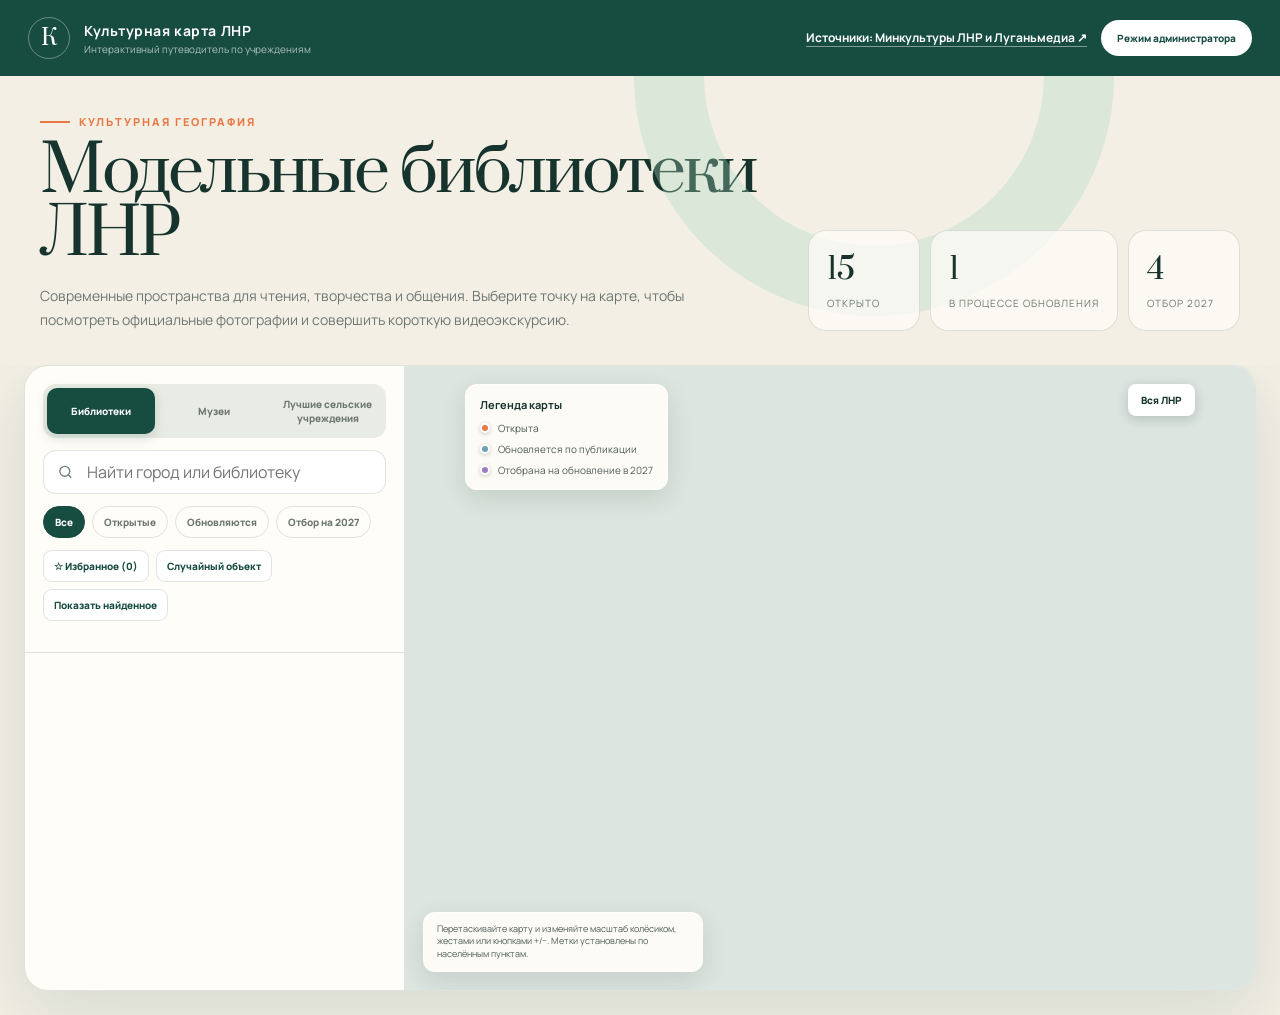
<file: libraries-map.html>
<!DOCTYPE html>
<html lang="ru">
<head>
  <meta charset="UTF-8">
  <meta name="viewport" content="width=device-width, initial-scale=1.0">
  <meta name="theme-color" content="#12372f">
  <title>Карта модельных библиотек ЛНР</title>
  <link rel="preconnect" href="https://api-maps.yandex.ru">
  <style>
    @import url("https://fonts.googleapis.com/css2?family=Manrope:wght@400;500;600;700;800&family=Prata&display=swap");

    :root {
      --ink: #16342d;
      --paper: #f3efe5;
      --cream: #fffdf8;
      --green: #174c40;
      --mint: #a8d5ba;
      --lime: #d8e66c;
      --orange: #e87945;
      --blue: #6d9fb2;
      --muted: #6d7772;
      --line: rgba(22, 52, 45, 0.13);
      --shadow: 0 24px 70px rgba(23, 76, 64, 0.13);
    }

    * { box-sizing: border-box; }
    html, body { margin: 0; min-height: 100%; }
    body {
      color: var(--ink);
      background: var(--paper);
      font-family: "Manrope", Arial, sans-serif;
      overflow-x: hidden;
    }
    button, input, select, textarea { font: inherit; }
    button, a { -webkit-tap-highlight-color: transparent; }

    .topbar {
      position: relative;
      height: 76px;
      display: flex;
      align-items: center;
      justify-content: space-between;
      gap: 24px;
      padding: 0 28px;
      color: #fff;
      background: var(--green);
    }
    .brand { display: flex; align-items: center; gap: 14px; min-width: 0; }
    .brand-mark {
      width: 42px;
      height: 42px;
      display: grid;
      place-items: center;
      flex: 0 0 auto;
      border: 1px solid rgba(255,255,255,.35);
      border-radius: 50%;
      font-family: "Prata", Georgia, serif;
      font-size: 22px;
    }
    .brand strong { display: block; font-size: 14px; letter-spacing: .04em; }
    .brand span { display: block; margin-top: 2px; color: rgba(255,255,255,.65); font-size: 10px; }
    .source-link {
      color: #fff;
      font-size: 12px;
      font-weight: 700;
      text-decoration: none;
      border-bottom: 1px solid rgba(255,255,255,.45);
    }
    .top-actions { display: flex; align-items: center; gap: 14px; }
    .manage-button {
      padding: 10px 15px;
      border: 1px solid rgba(255,255,255,.4);
      border-radius: 999px;
      color: var(--green);
      background: #fff;
      font-size: 10px;
      font-weight: 800;
      cursor: pointer;
    }
    .manage-button.active { color: #fff; border-color: var(--lime); background: transparent; }
    .manage-button .short-label { display: none; }
    .mobile-admin-toggle { display: none; }
    body.admin-mode #admin-toggle { display: none; }
    body.admin-mode .mobile-admin-toggle { display: none; }
    .admin-strip {
      min-height: 46px;
      display: none;
      align-items: center;
      justify-content: space-between;
      gap: 18px;
      padding: 8px 28px;
      color: #fff;
      background: #0d2923;
      border-top: 1px solid rgba(255,255,255,.12);
    }
    body.admin-mode .admin-strip { display: flex; }
    .admin-strip-info { display: flex; align-items: center; gap: 11px; min-width: 0; font-size: 10px; }
    .admin-mode-badge { padding: 6px 9px; border-radius: 999px; color: var(--green); background: var(--lime); font-size: 8px; font-weight: 800; letter-spacing: .08em; text-transform: uppercase; }
    .admin-strip-info span:last-child { overflow: hidden; color: rgba(255,255,255,.7); white-space: nowrap; text-overflow: ellipsis; }
    .admin-strip-actions { display: flex; gap: 7px; }
    .admin-strip-button { padding: 7px 10px; border: 1px solid rgba(255,255,255,.28); border-radius: 8px; color: #fff; background: transparent; font-size: 9px; font-weight: 800; cursor: pointer; }
    .admin-strip-button.primary { color: var(--green); border-color: #fff; background: #fff; }
    body.admin-mode .workspace { height: calc(100vh - 320px); }

    .hero {
      position: relative;
      display: grid;
      grid-template-columns: minmax(0, 1fr) auto;
      gap: 32px;
      align-items: end;
      padding: 38px 40px 34px;
      overflow: hidden;
      background: var(--paper);
    }
    .hero::after {
      content: "";
      position: absolute;
      width: 340px;
      height: 340px;
      right: 13%;
      top: -240px;
      border: 70px solid rgba(168, 213, 186, .32);
      border-radius: 50%;
    }
    .eyebrow {
      display: flex;
      align-items: center;
      gap: 9px;
      margin: 0 0 12px;
      color: var(--orange);
      font-size: 11px;
      font-weight: 800;
      letter-spacing: .18em;
      text-transform: uppercase;
    }
    .eyebrow::before { content: ""; width: 30px; height: 2px; background: currentColor; }
    h1 {
      max-width: 850px;
      margin: 0;
      font-family: "Prata", Georgia, serif;
      font-size: clamp(36px, 5vw, 70px);
      font-weight: 400;
      letter-spacing: -.045em;
      line-height: .98;
    }
    .intro {
      max-width: 700px;
      margin: 18px 0 0;
      color: var(--muted);
      font-size: 14px;
      line-height: 1.65;
    }
    .hero-stats { display: flex; gap: 10px; position: relative; z-index: 1; }
    .stat {
      min-width: 112px;
      padding: 18px;
      border: 1px solid var(--line);
      border-radius: 18px;
      background: rgba(255,253,248,.72);
    }
    .stat strong { display: block; font-family: "Prata", Georgia, serif; font-size: 30px; font-weight: 400; }
    .stat span { color: var(--muted); font-size: 10px; text-transform: uppercase; letter-spacing: .1em; }

    .workspace {
      height: calc(100vh - 274px);
      min-height: 590px;
      display: grid;
      grid-template-columns: 380px minmax(0, 1fr);
      margin: 0 24px 24px;
      overflow: hidden;
      border: 1px solid var(--line);
      border-radius: 24px;
      background: var(--cream);
      box-shadow: var(--shadow);
    }
    .sidebar { display: flex; min-height: 0; flex-direction: column; border-right: 1px solid var(--line); }
    .tools { padding: 18px; border-bottom: 1px solid var(--line); }
    .institution-tabs { display: grid; grid-template-columns: repeat(auto-fit, minmax(90px, 1fr)); gap: 5px; margin-bottom: 12px; padding: 4px; border-radius: 13px; background: #e9ece4; }
    .type-tab { padding: 9px 6px; border: 0; border-radius: 10px; color: var(--muted); background: transparent; font-size: 10px; font-weight: 800; cursor: pointer; }
    .type-tab.active { color: #fff; background: var(--green); box-shadow: 0 4px 12px rgba(23, 76, 64, .18); }
    .search-wrap { position: relative; }
    .search-wrap svg { position: absolute; left: 14px; top: 50%; transform: translateY(-50%); color: #71817b; }
    #search {
      width: 100%;
      height: 44px;
      padding: 0 14px 0 43px;
      border: 1px solid var(--line);
      border-radius: 13px;
      outline: 0;
      color: var(--ink);
      background: #fff;
      transition: border-color .2s, box-shadow .2s;
    }
    #search:focus { border-color: var(--green); box-shadow: 0 0 0 3px rgba(23,76,64,.1); }
    .filters { display: flex; flex-wrap: wrap; gap: 7px; margin-top: 12px; }
    .filter {
      padding: 8px 11px;
      border: 1px solid var(--line);
      border-radius: 999px;
      color: var(--muted);
      background: transparent;
      font-size: 10px;
      font-weight: 800;
      cursor: pointer;
    }
    .filter.active { color: #fff; border-color: var(--green); background: var(--green); }
    .discovery-tools { display: flex; flex-wrap: wrap; gap: 7px; margin-top: 12px; }
    .discovery-button { padding: 8px 10px; border: 1px solid var(--line); border-radius: 9px; color: var(--green); background: #fff; font-size: 10px; font-weight: 800; cursor: pointer; }
    .discovery-button:hover, .discovery-button.active { color: #fff; border-color: var(--green); background: var(--green); }
    .discovery-button:disabled { opacity: .45; cursor: not-allowed; }
    .result-count { margin: 13px 2px 0; color: var(--muted); font-size: 10px; }
    .dataset-note { margin: 8px 2px 0; color: #89928e; font-size: 9px; line-height: 1.45; }
    .program-summary { display: grid; gap: 6px; margin-top: 13px; }
    .program-summary[hidden] { display: none; }
    .program-year {
      display: grid;
      grid-template-columns: 38px minmax(0, 1fr);
      gap: 8px;
      padding: 8px 9px;
      border: 1px solid var(--line);
      border-radius: 10px;
      color: var(--muted);
      background: rgba(255,255,255,.55);
      font-size: 9px;
      line-height: 1.4;
    }
    .program-year strong { color: var(--green); font-size: 10px; }
    .program-year a { color: inherit; text-decoration-color: rgba(23,76,64,.35); text-underline-offset: 2px; }
    .library-list { min-height: 0; flex: 1; overflow-y: auto; scrollbar-width: thin; }
    .card-row { position: relative; border-bottom: 1px solid var(--line); }
    .library-card {
      display: grid;
      grid-template-columns: 92px minmax(0, 1fr);
      gap: 13px;
      width: 100%;
      padding: 14px 45px 14px 16px;
      border: 0;
      color: inherit;
      background: transparent;
      text-align: left;
      cursor: pointer;
      transition: background .18s;
    }
    .library-card:hover, .library-card.active { background: #edf2e9; }
    .favorite-button { position: absolute; top: 14px; right: 10px; width: 31px; height: 31px; padding: 0; border: 1px solid var(--line); border-radius: 50%; color: var(--muted); background: #fff; font-size: 19px; line-height: 1; cursor: pointer; }
    .favorite-button.active { color: #b66525; border-color: #e8c7a5; background: #fff2df; }
    .favorite-button:focus-visible, .discovery-button:focus-visible { outline: 2px solid var(--orange); outline-offset: 2px; }
    .card-photo { width: 92px; height: 82px; border-radius: 12px; object-fit: cover; background: #dfe5dc; }
    .card-meta { display: flex; align-items: center; gap: 6px; margin-bottom: 5px; color: var(--muted); font-size: 9px; text-transform: uppercase; letter-spacing: .07em; }
    .dot { width: 7px; height: 7px; border-radius: 50%; background: var(--orange); }
    .dot.progress { background: var(--blue); }
    .dot.planned { background: #9d7bc1; }
    .dot.renovated { background: #c38a32; }
    .dot.equipped { background: var(--blue); }
    .dot.repaired { background: #c38a32; }
    .dot.museum-both { background: var(--green); }
    .dot.winner { background: #9d7bc1; }
    .dot.active { background: var(--green); }
    .library-card h3 { margin: 0; font-size: 13px; line-height: 1.3; }
    .library-card p { margin: 6px 0 0; overflow: hidden; color: var(--muted); font-size: 10px; white-space: nowrap; text-overflow: ellipsis; }

    .map-wrap { position: relative; width: 100%; height: 100%; min-width: 0; min-height: 0; }
    #map { position: relative; width: 100%; height: 100%; background: #dce5df; }
    .map-note {
      position: absolute;
      z-index: 500;
      left: 18px;
      bottom: 18px;
      max-width: 280px;
      padding: 10px 13px;
      border: 1px solid rgba(255,255,255,.7);
      border-radius: 12px;
      color: #4e5c57;
      background: rgba(255,253,248,.9);
      box-shadow: 0 8px 25px rgba(22,52,45,.12);
      backdrop-filter: blur(8px);
      font-size: 9px;
      line-height: 1.4;
    }
    .map-legend {
      position: absolute;
      z-index: 500;
      top: 18px;
      left: 60px;
      min-width: 150px;
      padding: 12px 14px;
      border: 1px solid rgba(255,255,255,.7);
      border-radius: 12px;
      color: #4e5c57;
      background: rgba(255,253,248,.92);
      box-shadow: 0 8px 25px rgba(22,52,45,.12);
      backdrop-filter: blur(8px);
      font-size: 10px;
    }
    .map-legend strong { display: block; margin-bottom: 9px; color: var(--ink); font-size: 11px; }
    .legend-item { display: flex; align-items: center; gap: 8px; margin-top: 7px; }
    .legend-dot { width: 10px; height: 10px; flex: 0 0 auto; border: 2px solid #fff; border-radius: 50%; background: var(--orange); box-shadow: 0 1px 4px rgba(22,52,45,.25); }
    .legend-dot.progress { background: var(--blue); }
    .legend-dot.planned { background: #9d7bc1; }
    .legend-dot.renovated { background: #c38a32; }
    .legend-dot.equipped { background: var(--blue); }
    .legend-dot.repaired { background: #c38a32; }
    .legend-dot.museum-both { background: var(--green); }
    .legend-dot.winner { background: #9d7bc1; }
    .legend-dot.active { background: var(--green); }
    .map-reset {
      position: absolute;
      z-index: 500;
      top: 18px;
      right: 60px;
      padding: 9px 13px;
      border: 0;
      border-radius: 8px;
      color: var(--ink);
      background: #fff;
      box-shadow: 0 3px 12px rgba(22,52,45,.2);
      font-size: 10px;
      font-weight: 800;
      cursor: pointer;
    }
    .popup-photo { width: 100%; height: 105px; display: block; object-fit: cover; }
    .popup-body { padding: 13px; }
    .popup-body small { color: var(--orange); font-size: 9px; font-weight: 800; text-transform: uppercase; }
    .popup-body h3 { margin: 5px 0 10px; font-size: 13px; line-height: 1.35; }
    .popup-button { width: 100%; padding: 9px; border: 0; border-radius: 9px; color: #fff; background: var(--green); font-size: 10px; font-weight: 800; cursor: pointer; }

    .modal {
      position: fixed;
      z-index: 2000;
      inset: 0;
      display: grid;
      place-items: center;
      padding: 24px;
      opacity: 0;
      pointer-events: none;
      background: rgba(10, 29, 25, .68);
      backdrop-filter: blur(9px);
      transition: opacity .2s;
    }
    .modal.open { opacity: 1; pointer-events: auto; }
    .modal-panel {
      width: min(100%, 1050px);
      height: min(90vh, 760px);
      display: grid;
      grid-template-columns: 1.15fr .85fr;
      overflow: hidden;
      border-radius: 24px;
      background: var(--cream);
      box-shadow: 0 28px 100px rgba(0,0,0,.3);
      transform: translateY(15px);
      transition: transform .25s;
    }
    .modal.open .modal-panel { transform: none; }
    .media-pane { position: relative; min-height: 520px; overflow: hidden; background: #102b24; }
    .main-photo { width: 100%; height: 100%; display: block; object-fit: cover; transition: opacity .25s, transform 4s linear; }
    .media-pane.playing .main-photo { transform: scale(1.08); }
    .photo-shade { position: absolute; inset: auto 0 0; height: 45%; pointer-events: none; background: linear-gradient(transparent, rgba(10,29,25,.72)); }
    .media-caption { position: absolute; left: 24px; right: 24px; bottom: 22px; color: #fff; }
    .media-caption strong { display: block; margin-bottom: 4px; font-size: 14px; }
    .media-caption span { color: rgba(255,255,255,.7); font-size: 10px; }
    .play-button {
      position: absolute;
      left: 24px;
      top: 24px;
      display: flex;
      align-items: center;
      gap: 8px;
      padding: 10px 14px;
      border: 1px solid rgba(255,255,255,.45);
      border-radius: 999px;
      color: #fff;
      background: rgba(10,29,25,.52);
      backdrop-filter: blur(8px);
      font-size: 10px;
      font-weight: 800;
      cursor: pointer;
    }
    .tour-progress { position: absolute; left: 24px; right: 24px; top: 75px; display: flex; gap: 4px; }
    .tour-progress span { height: 3px; flex: 1; border-radius: 4px; background: rgba(255,255,255,.35); overflow: hidden; }
    .tour-progress i { display: block; width: 0; height: 100%; background: #fff; }
    .tour-progress span.done i { width: 100%; }
    .tour-progress span.current i { animation: progress 4s linear forwards; }
    @keyframes progress { to { width: 100%; } }
    .modal-content {
      min-height: 0;
      overflow-y: scroll;
      padding: 34px;
      scrollbar-color: var(--orange) rgba(22, 52, 45, .08);
      scrollbar-width: auto;
      scrollbar-gutter: stable;
    }
    .modal-content::-webkit-scrollbar, .modal-panel::-webkit-scrollbar { width: 10px; }
    .modal-content::-webkit-scrollbar-track, .modal-panel::-webkit-scrollbar-track { background: rgba(22, 52, 45, .08); }
    .modal-content::-webkit-scrollbar-thumb, .modal-panel::-webkit-scrollbar-thumb { border: 2px solid transparent; border-radius: 999px; background: var(--orange); background-clip: padding-box; }
    .modal-content::-webkit-scrollbar-thumb:hover, .modal-panel::-webkit-scrollbar-thumb:hover { background-color: #ce6033; }
    .modal-close {
      float: right;
      width: 38px;
      height: 38px;
      display: grid;
      place-items: center;
      border: 1px solid var(--line);
      border-radius: 50%;
      color: var(--ink);
      background: transparent;
      font-size: 22px;
      cursor: pointer;
    }
    .status {
      display: inline-flex;
      align-items: center;
      gap: 7px;
      margin-top: 3px;
      color: var(--orange);
      font-size: 9px;
      font-weight: 800;
      letter-spacing: .1em;
      text-transform: uppercase;
    }
    .modal-content h2 { margin: 16px 0 8px; font-family: "Prata", Georgia, serif; font-size: clamp(25px, 3vw, 38px); font-weight: 400; line-height: 1.1; }
    .location { display: flex; gap: 7px; align-items: center; color: var(--muted); font-size: 11px; }
    .description { margin: 22px 0; color: #52625d; font-size: 12px; line-height: 1.7; }
    .details-grid { display: grid; grid-template-columns: 1fr 1fr; gap: 8px; margin: 0 0 22px; }
    .detail { min-width: 0; padding: 11px 12px; border: 1px solid var(--line); border-radius: 12px; background: #f7f5ee; }
    .detail dt { margin: 0 0 5px; color: #89928e; font-size: 8px; font-weight: 800; letter-spacing: .1em; text-transform: uppercase; }
    .detail dd { margin: 0; color: var(--ink); font-size: 10px; line-height: 1.45; overflow-wrap: anywhere; }
    .features { display: flex; flex-wrap: wrap; gap: 7px; margin-bottom: 24px; }
    .features span { padding: 7px 10px; border-radius: 999px; color: var(--green); background: #e9f0e6; font-size: 9px; font-weight: 700; }
    .gallery-title { display: flex; justify-content: space-between; margin-bottom: 10px; font-size: 10px; font-weight: 800; text-transform: uppercase; letter-spacing: .08em; }
    .thumbnails { display: grid; grid-template-columns: repeat(3, 1fr); gap: 7px; }
    .thumbnail { height: 76px; padding: 0; overflow: hidden; border: 2px solid transparent; border-radius: 10px; background: #dfe5dc; cursor: pointer; }
    .thumbnail.active { border-color: var(--orange); }
    .thumbnail img { width: 100%; height: 100%; display: block; object-fit: cover; }
    .source-button {
      display: flex;
      align-items: center;
      justify-content: space-between;
      margin-top: 0;
      padding: 13px 15px;
      border: 1px solid var(--line);
      border-radius: 12px;
      color: var(--ink);
      font-size: 10px;
      font-weight: 800;
      text-decoration: none;
    }
    .source-button:hover { background: #edf2e9; }
    .article-links { display: grid; gap: 8px; margin-top: 24px; }
    .source-note { margin: 12px 0 0; color: #89928e; font-size: 9px; line-height: 1.5; }
    .record-actions { display: none; gap: 8px; margin-top: 22px; }
    body.admin-mode .record-actions { display: flex; }
    .record-action { flex: 1; padding: 11px; border: 1px solid var(--line); border-radius: 11px; color: var(--ink); background: transparent; font-size: 10px; font-weight: 800; cursor: pointer; }
    .record-action:hover { background: #edf2e9; }
    .record-action.danger { color: #a33b2f; }
    .empty { padding: 45px 25px; color: var(--muted); text-align: center; font-size: 12px; }

    .editor-modal { z-index: 3000; }
    .editor-panel { width: min(100%, 720px); max-height: min(92vh, 820px); overflow-y: auto; padding: 30px; border-radius: 24px; background: var(--cream); box-shadow: 0 28px 100px rgba(0,0,0,.3); transform: translateY(15px); transition: transform .25s; }
    .editor-modal.open .editor-panel { transform: none; }
    .editor-head { display: flex; align-items: flex-start; justify-content: space-between; gap: 20px; margin-bottom: 22px; }
    .editor-head h2 { margin: 0; font-family: "Prata", Georgia, serif; font-size: 30px; font-weight: 400; }
    .editor-head p { margin: 7px 0 0; color: var(--muted); font-size: 11px; }
    .editor-grid { display: grid; grid-template-columns: 1fr 1fr; gap: 14px; }
    .field { display: grid; gap: 6px; }
    .field.wide { grid-column: 1 / -1; }
    .field label { color: #71817b; font-size: 9px; font-weight: 800; letter-spacing: .08em; text-transform: uppercase; }
    .field input, .field select, .field textarea { width: 100%; padding: 11px 12px; border: 1px solid var(--line); border-radius: 11px; outline: 0; color: var(--ink); background: #fff; font-size: 12px; }
    .field textarea { min-height: 88px; resize: vertical; line-height: 1.5; }
    .field input:focus, .field select:focus, .field textarea:focus { border-color: var(--green); box-shadow: 0 0 0 3px rgba(23,76,64,.1); }
    .editor-actions { display: flex; flex-wrap: wrap; gap: 8px; margin-top: 22px; }
    .editor-action { padding: 11px 15px; border: 1px solid var(--line); border-radius: 11px; color: var(--ink); background: transparent; font-size: 10px; font-weight: 800; cursor: pointer; }
    .editor-action.primary { margin-left: auto; color: #fff; border-color: var(--green); background: var(--green); }
    .editor-action.danger { color: #a33b2f; border-color: rgba(163,59,47,.28); }
    .admin-modal { z-index: 2800; }
    .admin-panel { width: min(100%, 1040px); max-height: min(92vh, 860px); overflow-y: auto; padding: 30px; border-radius: 24px; background: var(--cream); box-shadow: 0 28px 100px rgba(0,0,0,.3); transform: translateY(15px); transition: transform .25s; }
    .admin-modal.open .admin-panel { transform: none; }
    .admin-summary { display: grid; grid-template-columns: repeat(3, 1fr); gap: 9px; margin: 22px 0; }
    .admin-summary div { padding: 14px; border: 1px solid var(--line); border-radius: 13px; background: #f7f5ee; }
    .admin-summary strong { display: block; font-family: "Prata", Georgia, serif; font-size: 25px; font-weight: 400; }
    .admin-summary span { color: var(--muted); font-size: 9px; line-height: 1.3; }
    .admin-note { margin: 0; padding: 13px 15px; border-radius: 12px; color: #52625d; background: #edf2e9; font-size: 10px; line-height: 1.55; }
    .admin-actions { display: grid; grid-template-columns: 1fr 1fr; gap: 9px; margin-top: 18px; }
    .admin-actions .editor-action { text-align: center; }
    .admin-actions .primary { margin: 0; }
    .admin-catalog { margin-top: 24px; padding-top: 22px; border-top: 1px solid var(--line); }
    .admin-catalog-head { display: flex; align-items: flex-end; justify-content: space-between; gap: 18px; margin-bottom: 13px; }
    .admin-catalog-head h3 { margin: 0; font-family: "Prata", Georgia, serif; font-size: 23px; font-weight: 400; }
    .admin-catalog-head p { margin: 5px 0 0; color: var(--muted); font-size: 10px; }
    .admin-filters { display: grid; grid-template-columns: minmax(200px, 1fr) 190px; gap: 8px; min-width: min(100%, 440px); }
    .admin-filters input, .admin-filters select { width: 100%; padding: 10px 12px; border: 1px solid var(--line); border-radius: 10px; outline: 0; color: var(--ink); background: #fff; font-size: 11px; }
    .admin-list { overflow: hidden; border: 1px solid var(--line); border-radius: 14px; }
    .admin-row { display: grid; grid-template-columns: minmax(220px, 1.7fr) 120px 90px 205px; gap: 12px; align-items: center; padding: 11px 13px; border-bottom: 1px solid var(--line); background: rgba(255,255,255,.55); }
    .admin-row:last-child { border-bottom: 0; }
    .admin-row:hover { background: #edf2e9; }
    .admin-object { min-width: 0; }
    .admin-object strong { display: block; overflow: hidden; font-size: 11px; white-space: nowrap; text-overflow: ellipsis; }
    .admin-object span { display: block; margin-top: 3px; overflow: hidden; color: var(--muted); font-size: 9px; white-space: nowrap; text-overflow: ellipsis; }
    .admin-badge { justify-self: start; padding: 5px 8px; border-radius: 999px; color: var(--green); background: #e9f0e6; font-size: 8px; font-weight: 800; text-transform: uppercase; }
    .admin-badge.changed { color: #7c4e12; background: #f5ead6; }
    .admin-year { color: var(--muted); font-size: 10px; }
    .admin-row-actions { display: flex; justify-content: flex-end; gap: 5px; }
    .admin-mini { padding: 7px 9px; border: 1px solid var(--line); border-radius: 8px; color: var(--ink); background: #fff; font-size: 8px; font-weight: 800; cursor: pointer; }
    .admin-mini:hover { border-color: var(--green); }
    .admin-mini.danger { color: #a33b2f; }
    .admin-empty { padding: 32px; color: var(--muted); text-align: center; font-size: 11px; }
    .category-manager { margin-top: 24px; padding-top: 22px; border-top: 1px solid var(--line); }
    .category-manager h3 { margin: 0 0 5px; font-family: "Prata", Georgia, serif; font-size: 23px; font-weight: 400; }
    .category-manager > p { margin: 0 0 13px; color: var(--muted); font-size: 10px; }
    .category-form { display: grid; grid-template-columns: minmax(0, 1fr) auto; gap: 8px; }
    .category-form input { min-width: 0; padding: 10px 12px; border: 1px solid var(--line); border-radius: 10px; outline: 0; color: var(--ink); background: #fff; font-size: 11px; }
    .category-list { display: flex; flex-wrap: wrap; gap: 7px; margin-top: 12px; }
    .category-item { display: flex; align-items: center; gap: 7px; padding: 7px 8px 7px 11px; border: 1px solid var(--line); border-radius: 999px; background: #f7f5ee; font-size: 9px; font-weight: 700; }
    .category-item.system { color: var(--muted); }
    .category-delete { width: 22px; height: 22px; padding: 0; border: 0; border-radius: 50%; color: #a33b2f; background: #fff; cursor: pointer; }
    .file-input { display: none; }
    .placement-hint { position: fixed; z-index: 2500; left: 50%; top: 92px; display: none; align-items: center; gap: 12px; padding: 12px 16px; border-radius: 999px; color: #fff; background: var(--green); box-shadow: var(--shadow); transform: translateX(-50%); font-size: 11px; font-weight: 700; }
    .placement-hint.show { display: flex; }
    .placement-hint button { padding: 5px 9px; border: 0; border-radius: 999px; color: var(--ink); background: #fff; font-size: 9px; font-weight: 800; cursor: pointer; }
    .toast { position: fixed; z-index: 4000; right: 22px; bottom: 22px; max-width: 340px; padding: 13px 16px; border-radius: 12px; color: #fff; background: var(--green); box-shadow: var(--shadow); opacity: 0; pointer-events: none; transform: translateY(10px); transition: .2s; font-size: 11px; }
    .toast.show { opacity: 1; transform: none; }

    @media (max-width: 900px) {
      .hero { grid-template-columns: 1fr; padding: 30px 24px; }
      .hero-stats { justify-content: flex-start; }
      .workspace { height: 760px; min-height: 0; grid-template-columns: 310px minmax(0, 1fr); margin: 0 12px 12px; }
      .modal-panel { grid-template-columns: 1fr 1fr; }
    }
    @media (max-width: 700px) {
      .topbar { height: 64px; padding: 0 16px; }
      .brand { width: 100%; max-width: none; overflow: visible; }
      .brand span, .source-link { display: none; }
      .brand strong { font-size: 12px; }
      .top-actions { display: none; }
      .manage-button { padding: 9px 11px; }
      .manage-button .full-label { display: none; }
      .manage-button .short-label { display: inline; }
      .mobile-admin-toggle { position: absolute; top: 14px; left: 220px; display: block; padding: 9px 11px; border: 1px solid rgba(255,255,255,.4); border-radius: 999px; color: var(--green); background: #fff; font-size: 10px; font-weight: 800; cursor: pointer; }
      .admin-strip { min-height: 82px; flex-wrap: wrap; gap: 7px; padding: 8px 12px; }
      .admin-strip-info { width: 100%; }
      .admin-strip-info span:last-child { display: none; }
      .admin-strip-actions { width: 100%; display: grid; grid-template-columns: 1fr 1fr; }
      .admin-strip-button { padding: 7px 8px; }
      .hero { min-width: 0; padding: 24px 18px; }
      .hero > div { min-width: 0; }
      h1 { max-width: 100%; word-break: break-word; overflow-wrap: anywhere; font-size: clamp(32px, 10vw, 38px); }
      .intro { font-size: 12px; }
      .hero-stats { width: 100%; min-width: 0; display: grid; grid-template-columns: repeat(3, minmax(0, 1fr)); }
      .stat { min-width: 0; padding: 12px 10px; overflow: hidden; }
      .stat strong { font-size: 24px; }
      .stat span { font-size: 8px; letter-spacing: .05em; overflow-wrap: anywhere; }
      .workspace { width: calc(100% - 24px); height: auto; display: flex; flex-direction: column-reverse; border-radius: 18px; }
      body.admin-mode .workspace { height: auto; }
      .map-wrap { height: 52vh; min-height: 390px; }
      .sidebar { height: 520px; border: 0; border-top: 1px solid var(--line); }
      .modal { padding: 0; place-items: end center; }
      .modal-panel {
        width: 100%;
        height: auto;
        max-height: 94vh;
        display: block;
        overflow-y: scroll;
        border-radius: 22px 22px 0 0;
        scrollbar-color: var(--orange) rgba(22, 52, 45, .08);
        scrollbar-width: auto;
        scrollbar-gutter: stable;
      }
      .media-pane { min-height: 330px; height: 42vh; }
      .modal-content { overflow: visible; padding: 25px 20px 35px; }
      .details-grid { grid-template-columns: 1fr; }
      .modal-close { position: absolute; z-index: 5; top: 14px; right: 14px; color: #fff; border-color: rgba(255,255,255,.5); background: rgba(10,29,25,.5); }
      .editor-modal { padding: 10px; place-items: center; }
      .editor-panel { padding: 22px 18px; border-radius: 18px; }
      .admin-modal { padding: 10px; place-items: center; }
      .admin-panel { padding: 22px 18px; border-radius: 18px; }
      .admin-summary { grid-template-columns: 1fr; }
      .admin-actions { grid-template-columns: 1fr; }
      .admin-catalog-head { align-items: stretch; flex-direction: column; }
      .admin-filters { min-width: 0; grid-template-columns: 1fr; }
      .admin-row { grid-template-columns: minmax(0, 1fr) auto; }
      .admin-row .admin-year { display: none; }
      .admin-row-actions { grid-column: 1 / -1; justify-content: stretch; }
      .admin-mini { flex: 1; }
      .category-form { grid-template-columns: 1fr; }
      .editor-grid { grid-template-columns: 1fr; }
      .field.wide { grid-column: auto; }
      .editor-action.primary { width: 100%; margin-left: 0; }
      .play-button { top: 16px; left: 16px; }
      .tour-progress { top: 65px; left: 16px; right: 16px; }
    }
    @media (prefers-reduced-motion: reduce) {
      *, *::before, *::after { animation-duration: .01ms !important; transition-duration: .01ms !important; }
    }
    body.embedded-map { margin: 0; overflow: hidden; }
    body.embedded-map .topbar, body.embedded-map .admin-strip, body.embedded-map .hero,
    body.embedded-map .sidebar, body.embedded-map .map-note, body.embedded-map .map-legend,
    body.embedded-map .map-reset { display: none !important; }
    body.embedded-map .workspace, body.embedded-map.admin-mode .workspace {
      position: fixed; inset: 0; width: 100%; height: 100%; min-height: 0;
      display: block; margin: 0; border: 0; border-radius: 0; box-shadow: none;
    }
    body.embedded-map .map-wrap { width: 100%; height: 100%; min-height: 0; }
  </style>
</head>
<body>
  <header class="topbar">
    <div class="brand">
      <div class="brand-mark">К</div>
      <div><strong>Культурная карта ЛНР</strong><span>Интерактивный путеводитель по учреждениям</span></div>
      <button class="mobile-admin-toggle" id="admin-toggle-mobile" type="button">Админ</button>
    </div>
    <div class="top-actions">
      <a class="source-link" href="https://mk.lpr-reg.ru/" target="_blank" rel="noopener">Источники: Минкультуры ЛНР и Луганьмедиа ↗</a>
      <button class="manage-button" id="admin-toggle" type="button"><span class="full-label">Режим администратора</span><span class="short-label">Админ</span></button>
    </div>
  </header>
  <div class="admin-strip" id="admin-strip" role="status">
    <div class="admin-strip-info"><span class="admin-mode-badge">Администратор</span><span>Полный доступ к данным карты · локальных изменений: <strong id="admin-strip-count">0</strong></span></div>
    <div class="admin-strip-actions">
      <button class="admin-strip-button primary" id="admin-open-panel" type="button">Панель управления</button>
      <button class="admin-strip-button" id="admin-view-mode" type="button">Режим просмотра</button>
    </div>
  </div>

  <section class="hero">
    <div>
      <p class="eyebrow">Культурная география</p>
      <h1 id="hero-title">Модельные библиотеки ЛНР</h1>
      <p class="intro" id="hero-intro">Современные пространства для чтения, творчества и общения. Выберите точку на карте, чтобы посмотреть официальные фотографии и совершить короткую видеоэкскурсию.</p>
    </div>
    <div class="hero-stats">
      <div class="stat"><strong id="opened-stat">15</strong><span>открыто</span></div>
      <div class="stat"><strong id="progress-stat">1</strong><span>в процессе обновления</span></div>
      <div class="stat"><strong id="planned-stat">4</strong><span>отбор 2027</span></div>
    </div>
  </section>

  <main class="workspace">
    <aside class="sidebar">
      <div class="tools">
        <div class="institution-tabs" id="institution-tabs" role="tablist" aria-label="Тип учреждения">
          <button class="type-tab active" type="button" role="tab" aria-selected="true" data-type="library">Библиотеки</button>
          <button class="type-tab" type="button" role="tab" aria-selected="false" data-type="museum">Музеи</button>
          <button class="type-tab" type="button" role="tab" aria-selected="false" data-type="winner">Лучшие сельские учреждения</button>
        </div>
        <div class="search-wrap">
          <svg width="17" height="17" viewBox="0 0 24 24" fill="none" stroke="currentColor" stroke-width="2"><circle cx="11" cy="11" r="7"></circle><path d="m20 20-4-4"></path></svg>
          <input id="search" type="search" placeholder="Найти город или библиотеку" autocomplete="off">
        </div>
        <div class="filters" role="group" aria-label="Фильтр по статусу">
          <button class="filter active" data-filter="all">Все</button>
          <button class="filter" data-filter="open">Открытые</button>
          <button class="filter" data-filter="progress">Обновляются</button>
          <button class="filter" data-filter="planned">Отбор на 2027</button>
        </div>
        <div class="discovery-tools" role="group" aria-label="Исследовать карту">
          <button class="discovery-button" id="favorites-filter" type="button" aria-pressed="false">☆ Избранное (0)</button>
          <button class="discovery-button" id="surprise-object" type="button">Случайный объект</button>
          <button class="discovery-button" id="fit-results" type="button">Показать найденное</button>
        </div>
        <p class="result-count" id="result-count"></p>
        <div class="program-summary" id="program-summary" aria-label="Хронология программы с 2023 года" hidden></div>
        <p class="dataset-note" id="dataset-note" hidden></p>
      </div>
      <div class="library-list" id="library-list"></div>
    </aside>
    <section class="map-wrap" aria-label="Карта модельных библиотек">
      <div id="map"></div>
      <button class="map-reset" id="map-reset" type="button" title="Показать всю территорию ЛНР">Вся ЛНР</button>
      <div class="map-legend" aria-label="Легенда карты">
        <strong>Легенда карты</strong>
        <div id="legend-items">
          <div class="legend-item"><span class="legend-dot"></span><span>Открыта</span></div>
          <div class="legend-item"><span class="legend-dot progress"></span><span>Обновляется по публикации</span></div>
          <div class="legend-item"><span class="legend-dot planned"></span><span>Отобрана на обновление в 2027</span></div>
        </div>
      </div>
      <div class="map-note">Перетаскивайте карту и изменяйте масштаб колёсиком, жестами или кнопками +/−. Метки установлены по населённым пунктам.</div>
    </section>
  </main>

  <div class="modal" id="modal" role="dialog" aria-modal="true" aria-labelledby="modal-title">
    <article class="modal-panel">
      <div class="media-pane" id="media-pane">
        <img class="main-photo" id="main-photo" alt="">
        <div class="photo-shade"></div>
        <button class="play-button" id="play-tour"><span id="play-icon">▶</span> <span id="play-text">Видеоэкскурсия</span></button>
        <div class="tour-progress" id="tour-progress"></div>
        <div class="media-caption"><strong id="media-title"></strong><span id="media-counter"></span></div>
      </div>
      <div class="modal-content">
        <button class="modal-close" id="modal-close" aria-label="Закрыть">×</button>
        <div class="status" id="modal-status"></div>
        <h2 id="modal-title"></h2>
        <div class="location" id="modal-location"></div>
        <p class="description" id="modal-description"></p>
        <dl class="details-grid" id="modal-details"></dl>
        <div class="features" id="modal-features"></div>
        <div class="gallery-title" id="gallery-title"><span>Фотогалерея</span><span id="gallery-count"></span></div>
        <div class="thumbnails" id="thumbnails"></div>
        <div class="article-links" id="article-links"></div>
        <div class="record-actions">
          <button class="record-action" id="edit-object" type="button">Редактировать</button>
          <button class="record-action danger" id="delete-object" type="button">Удалить</button>
        </div>
        <p class="source-note" id="source-note">Фото и сведения взяты из официальных публикаций, указанных в карточке. Видеоэкскурсия собрана из кадров фотогалереи источника.</p>
      </div>
    </article>
  </div>

  <div class="modal admin-modal" id="admin-modal" role="dialog" aria-modal="true" aria-labelledby="admin-title">
    <section class="admin-panel">
      <div class="editor-head">
        <div><h2 id="admin-title">Панель администратора</h2><p>Добавление, редактирование и перенос данных карты</p></div>
        <button class="modal-close" id="admin-close" type="button" aria-label="Закрыть">×</button>
      </div>
      <p class="admin-note">Карта работает без сервера. Изменения сохраняются только в этом браузере. Чтобы перенести их на другой компьютер или передать разработчику, выгрузите JSON-файл.</p>
      <div class="admin-summary" aria-label="Состояние данных">
        <div><strong id="admin-total">0</strong><span>объектов на карте</span></div>
        <div><strong id="admin-changed">0</strong><span>добавлено или изменено</span></div>
        <div><strong id="admin-deleted">0</strong><span>скрыто из исходных данных</span></div>
      </div>
      <div class="admin-actions">
        <button class="editor-action primary" id="add-object" type="button">+ Добавить объект</button>
        <button class="editor-action" id="export-data" type="button">Выгрузить JSON</button>
        <button class="editor-action" id="export-excel" type="button">Выгрузить для Excel</button>
        <button class="editor-action" id="export-word" type="button">Выгрузить для Word</button>
        <button class="editor-action" id="import-data" type="button">Загрузить JSON</button>
        <button class="editor-action danger" id="reset-data" type="button">Отменить локальные изменения</button>
        <button class="editor-action" id="exit-admin" type="button">Выйти из режима</button>
      </div>
      <section class="category-manager" aria-labelledby="category-title">
        <h3 id="category-title">Вкладки карты</h3>
        <p>Добавьте новый тип учреждений. После этого вкладку можно выбрать при создании или редактировании объекта.</p>
        <form class="category-form" id="category-form">
          <input id="category-name" required maxlength="45" placeholder="Например, Театры">
          <button class="editor-action primary" type="submit">+ Добавить вкладку</button>
        </form>
        <div class="category-list" id="category-list"></div>
      </section>
      <section class="admin-catalog" aria-labelledby="admin-catalog-title">
        <div class="admin-catalog-head">
          <div><h3 id="admin-catalog-title">Каталог объектов</h3><p id="admin-catalog-count"></p></div>
          <div class="admin-filters">
            <input id="admin-search" type="search" placeholder="Название или населённый пункт" autocomplete="off">
            <select id="admin-type-filter" aria-label="Фильтр по типу">
              <option value="all">Все разделы</option>
              <option value="library">Библиотеки</option>
              <option value="museum">Музеи</option>
              <option value="winner">Лучшие сельские</option>
            </select>
          </div>
        </div>
        <div class="admin-list" id="admin-list"></div>
      </section>
      <input class="file-input" id="import-file" type="file" accept="application/json,.json">
    </section>
  </div>

  <div class="modal editor-modal" id="editor-modal" role="dialog" aria-modal="true" aria-labelledby="editor-title">
    <form class="editor-panel" id="editor-form">
      <div class="editor-head">
        <div><h2 id="editor-title">Новый объект</h2><p>Заполните карточку учреждения. Поля со звёздочкой обязательны.</p></div>
        <button class="modal-close" id="editor-close" type="button" aria-label="Закрыть">×</button>
      </div>
      <div class="editor-grid">
        <div class="field"><label for="editor-type">Тип *</label><select id="editor-type" required></select></div>
        <div class="field"><label for="editor-status">Статус *</label><select id="editor-status" required></select></div>
        <div class="field wide"><label for="editor-name">Название *</label><input id="editor-name" required maxlength="160" placeholder="Например, Центральная городская библиотека"></div>
        <div class="field"><label for="editor-city">Населённый пункт *</label><input id="editor-city" required maxlength="100" placeholder="Луганск"></div>
        <div class="field"><label for="editor-year">Год *</label><input id="editor-year" required type="number" min="1900" max="2100"></div>
        <div class="field"><label for="editor-lat">Широта *</label><input id="editor-lat" required type="number" min="-90" max="90" step="any" placeholder="48.5740"></div>
        <div class="field"><label for="editor-lon">Долгота *</label><input id="editor-lon" required type="number" min="-180" max="180" step="any" placeholder="39.3078"></div>
        <div class="field wide"><label for="editor-address">Точный адрес</label><input id="editor-address" maxlength="250" placeholder="Улица, дом, населённый пункт"></div>
        <div class="field"><label for="editor-timing">Дата или срок</label><input id="editor-timing" maxlength="180" placeholder="Открыта 15 сентября 2026 года"></div>
        <div class="field"><label for="editor-project">Программа или проект</label><input id="editor-project" maxlength="180" placeholder="Национальный проект «Семья»"></div>
        <div class="field"><label for="editor-hours">Режим работы</label><input id="editor-hours" maxlength="180" placeholder="Пн–Пт 09:00–18:00"></div>
        <div class="field"><label for="editor-contacts">Контакты</label><input id="editor-contacts" maxlength="250" placeholder="Телефон, сайт или электронная почта"></div>
        <div class="field wide"><label for="editor-concept">Краткий подзаголовок</label><input id="editor-concept" maxlength="160" placeholder="Современное пространство для жителей"></div>
        <div class="field wide"><label for="editor-description">Описание</label><textarea id="editor-description" maxlength="2000" placeholder="Расскажите об учреждении и выполненных работах"></textarea></div>
        <div class="field wide"><label for="editor-features">Особенности</label><input id="editor-features" placeholder="VR-зона, доступная среда, мастер-классы"></div>
        <div class="field wide"><label for="editor-photos">Ссылки на фотографии</label><textarea id="editor-photos" placeholder="По одной ссылке в строке"></textarea></div>
        <div class="field wide"><label for="editor-article">Ссылки на источники</label><textarea id="editor-article" placeholder="Название публикации | https://example.ru/article&#10;По одной ссылке в строке"></textarea></div>
      </div>
      <div class="editor-actions">
        <button class="editor-action" id="pick-position" type="button">Указать точку на карте</button>
        <button class="editor-action primary" type="submit">Сохранить объект</button>
      </div>
    </form>
  </div>
  <div class="placement-hint" id="placement-hint"><span>Нажмите на карту, чтобы поставить точку</span><button id="cancel-placement" type="button">Отмена</button></div>
  <div class="toast" id="toast" role="status" aria-live="polite"></div>

  <script src="https://api-maps.yandex.ru/2.1/?lang=ru_RU"></script>
  <script>
    ymaps.ready(() => {
      "use strict";
      const embeddedMap = new URLSearchParams(location.search).get("embed") === "map" && window.parent !== window;
      if (embeddedMap) document.body.classList.add("embedded-map");
      const base = "https://mk.lpr-reg.ru";
      const placeholderPhoto = `data:image/svg+xml,${encodeURIComponent("<svg xmlns='http://www.w3.org/2000/svg' viewBox='0 0 1200 800'><rect width='1200' height='800' fill='#174c40'/><circle cx='980' cy='100' r='360' fill='#a8d5ba' opacity='.35'/><text x='80' y='620' fill='#fffdf8' font-family='Arial' font-size='160'>2026</text></svg>")}`;
      const plannedPlaceholder = `data:image/svg+xml,${encodeURIComponent("<svg xmlns='http://www.w3.org/2000/svg' viewBox='0 0 1200 800'><rect width='1200' height='800' fill='#174c40'/><circle cx='980' cy='100' r='360' fill='#a8d5ba' opacity='.35'/><text x='80' y='620' fill='#fffdf8' font-family='Arial' font-size='160'>2027</text></svg>")}`;
      const awardPlaceholder = `data:image/svg+xml,${encodeURIComponent("<svg xmlns='http://www.w3.org/2000/svg' viewBox='0 0 1200 800'><rect width='1200' height='800' fill='#174c40'/><circle cx='960' cy='120' r='360' fill='#a8d5ba' opacity='.3'/><text x='80' y='480' fill='#fffdf8' font-family='Arial' font-size='85'>ЛУЧШИЕ СЕЛЬСКИЕ</text><text x='80' y='590' fill='#fffdf8' font-family='Arial' font-size='85'>УЧРЕЖДЕНИЯ</text></svg>")}`;
      const awardArticle = `${base}/13917-objavleny-pobediteli-konkursa-na-denezhnoe-pooschrenie-luchshih-selskih-uchrezhdenij-kultury-lnr-v-2027-godu.html`;
      const cultureSelectionArticle = `${base}/12315-ministerstvo-kultury-lnr-podvelo-itogi-otbora-na-predostavlenie-subsidij-v-ramkah-gosprogrammy-razvitie-kultury.html`;
      const cultureRepairArticle = `${base}/13796-novyj-impuls-dlja-selskoj-kultury-v-treh-dk-melovskogo-okruga-nachalis-remonty.html`;
      const cultureCompletionArticle = `${base}/14026-v-melovskom-municipalnom-okruge-uspeshno-zavershen-masshtabnyj-remont-srazu-treh-selskih-domov-kultury.html`;
      const museumArticles = {
        stakhanov: `${base}/12486-tehnicheskoe-obnovlenie-muzeja-stahanova-novye-vozmozhnosti-dlja-kulturnogo-razvitija.html`,
        antratsit: `${base}/12491-antracitovskij-istoricheskij-muzej-sovremennoe-osnaschenie-vklad-v-sohranenie-pamjati.html`,
        alchevskRepair: `${base}/13888-maksim-kucharskij-proveril-realizaciju-nacproekta-semja-v-uchrezhdenijah-kultury-alchevska.html`,
        alchevskOpening: `${base}/14169-v-alchevskom-muzee-posle-remonta-otkrylis-dva-obnovlennyh-jekspozicionnyh-zala.html`,
        kirovsk: `${base}/12207-v-kirovskom-istoriko-hudozhestvennom-muzee-prodolzhajutsja-raboty-v-ramkah-nacproekta-semja.html`,
        perevalsk: `${base}/12186-perevalskij-rajonnyj-istoricheskij-muzej-posetila-ministr-kultury-rf-olga-borisovna-ljubimova.html`,
        belovodsk: `${base}/13217-v-belovodske-posle-kapitalnogo-remonta-torzhestvenno-otkrylsja-obnovlennyj-kraevedcheskij-muzej.html`
      };
      const culturePhotos = [
        "1787053786_d4ddda24-227e-4c94-9ac6-5714e3324813.jpeg",
        "1787053788_d5e21255-f5eb-4a8f-a5c3-60ede4927477.jpeg",
        "1787053705_a912c6df-ab9b-4577-8d57-1cfaa889e1d0.jpeg",
        "1787053725_f821d817-703b-4c8f-ab0f-33bec4c560db.jpeg"
      ].map(x => `${base}/uploads/posts/2026-08/${x}`);
      const libraries = [
        {
          id: "slavyanoserbsk", city: "Славяносербск", coords: [48.6972, 38.9812], status: "open", year: 2026,
          name: "Славяносербская центральная библиотека", concept: "Каждая книга — билет на вершину",
          description: "Первое модельное пространство округа: обновлённые залы, цифровой доступ к Национальной электронной библиотеке и среда для читателей всех возрастов.",
          features: ["Электронная библиотека", "Семейное чтение", "Событийный зал"],
          article: `${base}/14168-v-slavjanoserbske-otkrylas-pervaja-modelnaja-biblioteka.html`,
          photos: ["1789713559_img-20260916-124039.jpg", "1789713556_img-20260916-124036.jpg", "1789713541_img-20260916-124042.jpg", "1789713573_img-20260916-124044.jpg"].map(x => `${base}/uploads/posts/2026-09/${x}`)
        },
        {
          id: "antratsit", city: "Антрацит", coords: [48.1151, 39.0913], status: "open", year: 2026,
          name: "Креативная семейная библиотека", concept: "Пространство для всей семьи",
          description: "Малая модельная библиотека с зонами информации и релаксации, семейного общения, абонементом «Почитай и поиграй» и интерактивной площадкой.",
          features: ["Интерактивная зона", "Детский абонемент", "Семейный досуг"],
          article: `${base}/13897-v-den-semi-ljubvi-i-vernosti-v-antracite-otkrylas-pervaja-v-2026-godu-modelnaja-biblioteka.html`,
          photos: ["1783508421_img_20260708_135416.jpg", "1783508359_img_20260708_135414.jpg", "1783508373_img_20260708_135413.jpg", "1783508428_img_20260708_135410.jpg"].map(x => `${base}/uploads/posts/2026-07/${x}`)
        },
        {
          id: "antratsit-2023", city: "Антрацит", coords: [48.1098, 39.0835], status: "open", year: 2023,
          name: "Первая модельная библиотека АГЦБС", concept: "Территория новых возможностей",
          description: "Первая модельная библиотека Антрацитовской городской централизованной библиотечной системы. Пространство разделено на тематические секторы, оснащено новой литературой и гаджетами; отдельно создана зона для детей.",
          features: ["Тематические секторы", "Детская зона", "Гаджеты", "Открытое пространство"],
          article: "https://luganmedia.ru/2023/12/28/v-antratsitovskoj-gorodskoj-bibliotechnoj-sisteme-sostoyalos-otkrytie-pervoj-modelnoj-biblioteki/",
          photos: [
            "https://luganmedia.ru/wp-content/uploads/2023/12/DSC0497.jpg",
            "https://luganmedia.ru/wp-content/uploads/2023/12/DSC0450-2-1024x682.jpg",
            "https://luganmedia.ru/wp-content/uploads/2023/12/DSC0463-1024x682.jpg",
            "https://luganmedia.ru/wp-content/uploads/2023/12/DSC0485-1024x682.jpg"
          ]
        },
        {
          id: "novopskov", city: "Новопсков", coords: [49.5423, 39.0896], status: "open", year: 2023,
          name: "Новопсковская модельная библиотека", concept: "Современная внутри и снаружи",
          description: "Одна из первых модельных библиотек ЛНР, созданная в 2023 году. Внутри появились мини-типография, интерактивные устройства, творческая мастерская и дизайн-студия; в 2026 году началось отдельное обновление фасада.",
          features: ["Мини-типография", "Интерактивный стол", "Творческая мастерская", "Дизайн-студия"],
          article: "https://luganmedia.ru/2026/08/13/nachat-kapitalnyj-remont-fasada-modelnoj-biblioteki-v-novopskove/",
          photos: ["DSC_0582-1.jpg", "DSC_0586-1024x683.jpg", "DSC_0588-1024x683.jpg"].map(x => `https://luganmedia.ru/wp-content/uploads/2026/08/${x}`)
        },
        {
          id: "belovodsk", city: "Беловодск", coords: [49.2085, 39.5898], status: "open", year: 2025,
          name: "Библиотека: новый формат", concept: "Технологии и диалог поколений",
          description: "Центральная библиотека с VR-зоной, пространством семейного чтения, мультстудией, интерактивными панелями и доступной средой.",
          features: ["VR-зона", "Мультстудия", "Умный глобус", "Доступная среда"],
          article: `${base}/12957-v-belovodske-otkrylas-modelnaja-biblioteka-novogo-pokolenija.html`,
          photos: ["1766742861_photo_2025-12-26_12-12-22-kopija.jpg", "1766742936_photo_2025-12-26_12-12-30-kopija.jpg", "1766742935_photo_2025-12-26_12-12-32-kopija.jpg", "1766742913_photo_2025-12-26_12-12-34-kopija.jpg"].map(x => `${base}/uploads/posts/2025-12/${x}`)
        },
        {
          id: "belokurakino", city: "Белокуракино", coords: [49.5341, 38.7307], status: "open", year: 2025,
          name: "Белокуракинская центральная библиотека", concept: "Четыре острова возможностей",
          description: "Многофункциональный общественный центр с зонами «Тихая гавань», «АртОстровок», «Библиодоступ» и «ЛитВолна», а также мультимедийным конференц-залом.",
          features: ["Арт-пространство", "Конференц-зал", "Инклюзивная зона"],
          article: `${base}/12956-v-belokurakino-torzhestvenno-otkrylas-modelnaja-biblioteka.html`,
          photos: ["1766668922_photo_2025-12-25_16-03-38.jpg", "1766668870_photo_2025-12-25_16-03-38-2.jpg", "1766668922_photo_2025-12-25_16-03-39.jpg", "1766668889_photo_2025-12-25_16-03-39-2.jpg"].map(x => `${base}/uploads/posts/2025-12/${x}`)
        },
        {
          id: "perevalsk", city: "Перевальск", coords: [48.4387, 38.8438], status: "open", year: 2025,
          name: "Модельная библиотека «Библиопортал»", concept: "Семь тематических порталов",
          description: "Технологичный культурный центр с 3D-принтером, VR-очками, интерактивным полом, студией звукозаписи, конференц-залом и зоной мастер-классов.",
          features: ["3D-печать", "VR", "Студия звукозаписи", "Мастер-классы"],
          article: `${base}/12835-v-perevalske-otkrylas-sovremennaja-modelnaja-biblioteka-biblioportal.html`,
          photos: ["1764859289_photo_2025-12-04_17-04-55.jpg", "1764859278_photo_2025-12-04_17-05-02.jpg", "1764859322_photo_2025-12-04_17-05-06.jpg", "1764859259_photo_2025-12-04_17-05-09.jpg"].map(x => `${base}/uploads/posts/2025-12/${x}`)
        },
        {
          id: "stanitsa", city: "Станица Луганская", coords: [48.6573, 39.4706], status: "open", year: 2025,
          name: "Детская модельная библиотека «Казачок»", concept: "Знания, традиции и семейный досуг",
          description: "Детское пространство с «Читайка-холлом», интеллектуальным рингом, BOOK-лабиринтом, кинозалом, интерактивной песочницей и гончарным кругом.",
          features: ["BOOK-лабиринт", "Кинозал", "Интерактивная песочница", "Краеведение"],
          article: `${base}/12715-v-stanice-luganskoj-torzhestvenno-otkrylas-modelnaja-biblioteka-kazachok.html`,
          photos: ["1763126883_photo_2025-11-14_16-26-54.jpg", "1763126942_photo_2025-11-14_16-27-02.jpg", "1763126963_photo_2025-11-14_16-27-04.jpg", "1763126966_photo_2025-11-14_16-27-06.jpg"].map(x => `${base}/uploads/posts/2025-11/${x}`)
        },
        {
          id: "sverdlovsk", city: "Свердловск", coords: [48.0842, 39.6524], status: "open", year: 2025,
          name: "Центральная городская библиотека для детей", concept: "Новый этап детского чтения",
          description: "Пространство для детей и подростков с интернет-гостиной, дискуссионной зоной, интерактивным полом и творческой лабораторией.",
          features: ["Интерактивный пол", "Интернет-гостиная", "Творческая лаборатория"],
          article: `${base}/12607-v-lnr-otkrylas-modelnaja-biblioteka-novogo-pokolenija-dlja-detej.html`,
          photos: ["1761415507_photo_2025-10-25_21-03-04.jpg", "1761415523_photo_2025-10-25_21-03-01.jpg", "1761415476_photo_2025-10-25_21-03-06.jpg", "1761415532_photo_2025-10-25_21-03-09.jpg"].map(x => `${base}/uploads/posts/2025-10/${x}`)
        },
        {
          id: "stakhanov", city: "Стаханов", coords: [48.5682, 38.6435], status: "open", year: 2024,
          name: "Модельная библиотека «ТриУмф»", concept: "Читать, творить, смотреть",
          description: "Обновлённая центральная городская библиотека с отдельными пространствами для чтения, общения, творчества и кинопросмотров, адаптированная для посетителей с ОВЗ.",
          features: ["Кинопросмотры", "Творческие зоны", "Доступная среда"],
          article: `${base}/11756-novaja-modelnaja-biblioteka-triumf-otkryla-svoi-dveri-dlja-zhitelej-stahanova.html`,
          photos: ["1735213576_photo_2024-12-26_14-43-54.jpg", "1735213601_photo_2024-12-26_14-43-56.jpg", "1735213565_photo_2024-12-26_14-43-59.jpg", "1735213570_photo_2024-12-26_14-44-00.jpg"].map(x => `${base}/uploads/posts/2024-12/${x}`)
        },
        {
          id: "rovenki", city: "Ровеньки", coords: [48.0832, 39.3771], status: "open", year: 2024,
          name: "Центральная библиотека имени Григория Сковороды", concept: "Библиотека — точка РОСТА",
          description: "Обновлённая библиотека для взрослых разделена на пространства для чтения, творчества, активных занятий, общения и сосредоточенной работы.",
          features: ["Творческие зоны", "Семейный досуг", "Пространство для работы"],
          article: "https://luganmedia.ru/2024/12/04/na-baze-tsentralnoj-biblioteki-dlya-vzroslykh-imeni-grigoriya-skovorody-4-dekabrya-sostoyalos-otkrytie-modelnoj-biblioteki/",
          photos: ["DSC_0123-1024x682.jpg", "DSC_0131-1024x682.jpg", "DSC_0134-1024x682.jpg", "DSC_0160-1024x682.jpg"].map(x => `https://luganmedia.ru/wp-content/uploads/2024/12/${x}`)
        },
        {
          id: "alchevsk", city: "Алчевск", coords: [48.4721, 38.7972], status: "open", year: 2024,
          name: "Центральная городская библиотека «#БИБЛИОПРОСПЕКТ»", concept: "Территория чтения и развития",
          description: "Центральная библиотека Алчевска открылась в модельном формате после капитального ремонта и стала культурно-досуговым пространством для посетителей разных возрастов.",
          features: ["Чтение", "Интеллектуальный досуг", "Событийные пространства"],
          article: "https://luganmedia.ru/2024/10/23/v-alchevske-posle-kapitalnogo-remonta-v-modelnom-formate-otkrylas-tsentralnaya-gorodskaya-biblioteka/",
          photos: ["DSC_0041-1024x682.jpg", "DSC_0080-1024x682.jpg", "DSC_0141-1-1024x682.jpg", "DSC_0182-1024x682.jpg"].map(x => `https://luganmedia.ru/wp-content/uploads/2024/10/${x}`)
        },
        {
          id: "krasny-luch", city: "Красный Луч", coords: [48.1393, 38.9322], status: "open", year: 2023,
          name: "Центральная городская библиотека имени Н. К. Крупской", concept: "Галактика знаний",
          description: "Одна из трёх первых модельных библиотек республики. Космическую концепцию дополняют мобильный планетарий, детская зона, современные книги, техника и доступная среда.",
          features: ["Мобильный планетарий", "Детская зона", "Новые фонды", "Доступная среда"],
          article: "https://luganmedia.ru/2023/11/21/v-krasnom-luche-vedetsya-obustrojstvo-modelnoj-biblioteki/",
          photos: ["https://luganmedia.ru/wp-content/uploads/2023/11/1700568162_photo_2023-11-21_15-00-34.jpg"]
        },
        {
          id: "markovka", city: "Марковка", coords: [49.5221, 39.5701], status: "open", year: 2025,
          name: "Марковская центральная библиотека", concept: "Современный центр притяжения",
          description: "Модельная библиотека нового типа с мультимедийной техникой и зонами для чтения, общения, мероприятий и разных видов творческой деятельности.",
          features: ["Мультимедийная техника", "Событийная площадка", "Творческие зоны"],
          article: "https://luganmedia.ru/2025/12/17/v-markovskom-munitsipalnom-okruge-segodnya-otkrylas-modelnaya-biblioteka/",
          photos: ["01-1-1024x768.jpg", "06-1024x682.jpg", "08-1024x682.jpg", "09-1024x682.jpg"].map(x => `https://luganmedia.ru/wp-content/uploads/2025/12/${x}`)
        },
        {
          id: "stakhanov-south", city: "Стаханов", coords: [48.5484, 38.6264], status: "open", year: 2026,
          name: "Библиотека-филиал № 3", concept: "Город знаний и семьи",
          description: "Вторая модельная библиотека Стаханова объединяет пять тематических зон для цифрового обучения, настольных игр, семейного чтения и детского творчества.",
          features: ["Пять тематических зон", "Цифровая грамотность", "Семейное чтение", "Инклюзивная среда"],
          article: "https://luganmedia.ru/2026/09/10/v-stakhanove-otkrylas-vtoraya-modelnaya-biblioteka/",
          photos: ["1-1-1024x682.jpg", "5-1024x682.jpg", "7-1024x682.jpg", "8-1024x682.jpg"].map(x => `https://luganmedia.ru/wp-content/uploads/2026/09/${x}`)
        },
        {
          id: "gorskoye", city: "Горское", coords: [48.7483, 38.4958], status: "progress", year: 2026,
          name: "Горская модельная библиотека", concept: "Большое преображение",
          description: "Учреждение проходит капитальный ремонт и техническое переоснащение: обновляются инженерные системы, помещения, входная группа, оборудование и книжный фонд.",
          features: ["Капремонт", "Проектор", "Новая техника", "Новые книги"],
          article: `${base}/14001-v-gorskom-zavershaetsja-kapitalnyj-remont-modelnoj-biblioteki.html`,
          photos: ["1786454449_img-20260811-145153.jpg", "1786454422_img-20260811-145150.jpg", "1786454397_img-20260811-145155.jpg", "1786454432_img-20260811-145144.jpg"].map(x => `${base}/uploads/posts/2026-08/${x}`)
        },
        {
          id: "rovenki-2027", city: "Ровеньки", coords: [48.0734, 39.3421], status: "planned", year: 2027,
          name: "Детская библиотека-филиал", concept: "Победитель федерального отбора",
          description: "Библиотека вошла в число победителей отбора на обновление в 2027 году. Запланированы обновление интерьеров и оборудования и пополнение книжного фонда.",
          features: ["Проект 2027", "Детская библиотека", "Новые фонды"], article: `${base}/14171-respublika-chtenija-biblioteki-lnr-stali-pobediteljami-federalnogo-otbora.html`, photos: [plannedPlaceholder], photoAvailable: false
        },
        {
          id: "alchevsk-2027", city: "Алчевск", coords: [48.4674, 38.7982], status: "planned", year: 2027,
          name: "Библиотека-филиал № 3", concept: "Победитель федерального отбора",
          description: "Филиал Центральной библиотеки Алчевска вошёл в число победителей отбора на создание модельных библиотек в 2027 году.",
          features: ["Проект 2027", "Новые технологии", "Комфортная среда"], article: `${base}/14171-respublika-chtenija-biblioteki-lnr-stali-pobediteljami-federalnogo-otbora.html`, photos: [plannedPlaceholder], photoAvailable: false
        },
        {
          id: "perevalsk-2027", city: "Перевальск", coords: [48.4319, 38.8525], status: "planned", year: 2027,
          name: "Детская библиотека-филиал № 22", concept: "Победитель федерального отбора",
          description: "Детская библиотека Перевальска вошла в число победителей отбора на федеральную поддержку для обновления пространства, фонда и оборудования в 2027 году.",
          features: ["Проект 2027", "Детская библиотека", "Обновление пространства"], article: `${base}/14171-respublika-chtenija-biblioteki-lnr-stali-pobediteljami-federalnogo-otbora.html`, photos: [plannedPlaceholder], photoAvailable: false
        },
        {
          id: "krasny-luch-2027", city: "Красный Луч", coords: [48.1393, 38.9375], status: "planned", year: 2027,
          name: "Библиотека-филиал № 3", concept: "Победитель федерального отбора",
          description: "Филиал Краснолучской центральной городской библиотеки имени Н. К. Крупской вошёл в число победителей отбора на создание модельных библиотек в 2027 году.",
          features: ["Проект 2027", "Новые издания", "Современное оборудование"], article: `${base}/14171-respublika-chtenija-biblioteki-lnr-stali-pobediteljami-federalnogo-otbora.html`, photos: [plannedPlaceholder], photoAvailable: false
        }
      ];

      const cultureCenters = [
        {
          id: "kalmykovsky-sdk", city: "село Калмыковка", coords: [49.2768, 39.8526], status: "renovated", year: 2026,
          name: "Калмыковский сельский дом культуры", concept: "Надёжная кровля для сельского центра культуры",
          description: "Дом культуры обновлён по программе укрепления материально-технической базы учреждений в населённых пунктах с численностью до 50 тысяч человек. На субсидию выполнен текущий ремонт кровли.",
          features: ["Субсидия 7 142 128,35 ₽", "Ремонт кровли", "Программа до 50 тысяч жителей"],
          articles: [
            { label: "Итоги отбора 25 победителей", url: cultureSelectionArticle },
            { label: "Начало ремонтных работ", url: cultureRepairArticle },
            { label: "Завершение ремонта", url: cultureCompletionArticle }
          ],
          photos: culturePhotos
        },
        {
          id: "morozovsky-sdk", city: "село Морозовка", coords: [49.4649, 39.8920], status: "renovated", year: 2026,
          name: "Морозовский сельский дом культуры", concept: "Обновлённый зрительный зал и сцена",
          description: "Внутренние помещения СДК отремонтированы за счёт субсидии программы для домов культуры в небольших населённых пунктах. В зрительном зале обновлены полы и стены, сценическая площадка приведена в порядок.",
          features: ["Субсидия 8 162 432,41 ₽", "Новые полы", "Антивандальная отделка", "Обновление сцены"],
          articles: [
            { label: "Итоги отбора 25 победителей", url: cultureSelectionArticle },
            { label: "Начало ремонтных работ", url: cultureRepairArticle },
            { label: "Завершение ремонта", url: cultureCompletionArticle }
          ],
          photos: culturePhotos
        },
        {
          id: "nikolsky-sdk", city: "село Никольское", coords: [49.5291, 39.9483], status: "renovated", year: 2026,
          name: "Никольский сельский дом культуры", concept: "Комфортное пространство для встреч и концертов",
          description: "Сельский дом культуры получил субсидию на ремонт внутренних помещений. В зрительном зале уложены новые полы, стены защищены современными антивандальными материалами, обновлена сцена.",
          features: ["Субсидия 8 162 432,41 ₽", "Ремонт помещений", "Зрительный зал", "Обновление сцены"],
          articles: [
            { label: "Итоги отбора 25 победителей", url: cultureSelectionArticle },
            { label: "Начало ремонтных работ", url: cultureRepairArticle },
            { label: "Завершение ремонта", url: cultureCompletionArticle }
          ],
          photos: culturePhotos
        }
      ];

      const museums = [
        {
          id: "stakhanov-museum", city: "Стаханов", coords: [48.5680, 38.6500], status: "equipped", year: 2025,
          upgradeTypes: ["equipped"], project: "Национальный проект «Семья»",
          name: "Городской историко-художественный музей г. Стаханова", concept: "Новые витрины для двух экспозиций",
          description: "Музей получил пять передвижных и семь стационарных витрин. Оборудование используется в экспозициях об истории стахановского движения и декоративно-прикладном искусстве советской эпохи.",
          features: ["5 передвижных витрин", "7 стационарных витрин", "Нацпроект «Семья»"],
          article: museumArticles.stakhanov,
          photos: ["1759743273_photo_2025-10-06_12-06-35.jpg", "1759743331_photo_2025-10-06_12-06-26.jpg", "1759743301_photo_2025-10-06_12-06-29.jpg"].map(x => `${base}/uploads/posts/2025-10/${x}`)
        },
        {
          id: "antratsit-museum", city: "Антрацит", coords: [48.1190, 39.0870], status: "equipped", year: 2025,
          upgradeTypes: ["equipped"], project: "Национальный проект «Семья»",
          name: "Антрацитовский исторический музей", concept: "Современный выставочный зал",
          description: "Для музея закуплены витрины, пресс-волы, звуковое оборудование, микрофоны, манекены и торсы. В сентябре 2025 года после оснащения открылся обновлённый экспозиционный зал.",
          features: ["Выставочные витрины", "Звуковое оборудование", "Манекены", "Нацпроект «Семья»"],
          article: museumArticles.antratsit,
          photos: ["1759828196_photo_2025-10-06_13-10-59.jpg", "1759828211_photo_2025-10-06_13-11-01.jpg", "1759828239_photo_2025-10-06_13-11-03.jpg"].map(x => `${base}/uploads/posts/2025-10/${x}`)
        },
        {
          id: "alchevsk-museum", city: "Алчевск", coords: [48.4740, 38.7970], status: "museum-both", year: 2026,
          upgradeTypes: ["equipped", "repaired"], project: "Национальный проект «Семья»",
          name: "Алчевский городской исторический музей", concept: "Капремонт и новая экспозиционная среда",
          description: "В 2025 году капитально отремонтированы входная группа, коммуникации и помещения музея. В 2025–2026 годах учреждение получило витрины, стенды, стеллажи, манекены, оргтехнику и мебель; открыты два обновлённых зала.",
          features: ["Капитальный ремонт", "Витрины и стенды", "Оргтехника и мебель", "Доступная среда"],
          articles: [
            { label: "Итоги капитального ремонта", url: museumArticles.alchevskRepair },
            { label: "Открытие обновлённых залов", url: museumArticles.alchevskOpening }
          ],
          photos: ["1789713826_img-20260917-111139.jpg", "1789713797_img-20260917-111141.jpg", "1789713760_img-20260917-111140.jpg"].map(x => `${base}/uploads/posts/2026-09/${x}`)
        },
        {
          id: "kirovsk-museum", city: "Кировск", coords: [48.6370, 38.6430], status: "equipped", year: 2025,
          upgradeTypes: ["equipped"], project: "Национальный проект «Семья»",
          name: "Кировский историко-художественный музей", concept: "Оснащение экспозиции «Город на линии фронта»",
          description: "В музей поставлены комплекс МКЗ-3, две витрины ВТ-7 и четыре витрины ВТ-22 для новой военной экспозиции. Отдельный многоэтапный капитальный ремонт здания продолжается, поэтому музей не учтён в фильтре завершённых ремонтов.",
          features: ["Музейный комплекс МКЗ-3", "6 витрин", "Монтаж оборудования", "Ремонт продолжается"],
          article: museumArticles.kirovsk,
          photos: ["1755156899_photo_2025-08-14_10-01-14.jpg", "1755156963_photo_2025-08-14_10-01-08.jpg", "1755157029_photo_2025-08-14_10-01-10.jpg"].map(x => `${base}/uploads/posts/2025-08/${x}`)
        },
        {
          id: "perevalsk-museum", city: "Перевальск", coords: [48.4380, 38.8440], status: "repaired", year: 2024,
          upgradeTypes: ["repaired"], project: "Национальный проект «Культура»",
          name: "Перевальский районный исторический музей", concept: "Полное обновление музейного здания",
          description: "В рамках нацпроекта «Культура» заменены электропроводка, окна, двери и полы, обновлены освещение и кондиционирование. Созданы доступный санузел, гардероб, охрана, системы оповещения и пожарной безопасности.",
          features: ["Капитальный ремонт", "Инженерные системы", "Доступная среда", "Нацпроект «Культура»"],
          article: museumArticles.perevalsk,
          photos: ["1754900564_photo_2025-08-11_11-15-15.jpg", "1754900660_photo_2025-08-11_11-15-34.jpg", "1754900657_photo_2025-08-11_11-15-37.jpg"].map(x => `${base}/uploads/posts/2025-08/${x}`)
        },
        {
          id: "belovodsk-museum", city: "Беловодск", coords: [49.2090, 39.5880], status: "museum-both", year: 2026,
          upgradeTypes: ["equipped", "repaired"], project: "Национальные проекты «Культура» и «Семья»",
          name: "Беловодский краеведческий музей", concept: "Комплексное обновление музея",
          description: "Ремонт, начатый в 2024 году, полностью обновил помещения и коммуникации музея. В 2025 году учреждение получило экспозиционные витрины, затем — интерактивные доски и экраны; музей открылся после ремонта 5 марта 2026 года.",
          features: ["Капитальный ремонт", "Новые коммуникации", "Экспозиционные витрины", "Интерактивные доски и экраны"],
          article: museumArticles.belovodsk,
          photos: ["1772718516_photo_2026-03-05_16-46-32.jpg", "1772718427_photo_2026-03-05_16-46-27.jpg", "1772718461_photo_2026-03-05_16-46-21.jpg"].map(x => `${base}/uploads/posts/2026-03/${x}`)
        }
      ];

      const winners = [
        {
          id: "award-chervona-polyana-2027", city: "село Червоная Поляна", coords: [48.2390, 39.0963], status: "winner", year: 2027,
          name: "Червонополянская детская школа искусств", concept: "Образование и цифровые форматы",
          description: "По итогам отбора на 2027 год школа вошла в число пяти лучших сельских учреждений культуры ЛНР. В школе действуют пять творческих коллективов; воспитанники и педагоги участвовали в 14 конкурсах за 2025–2026 учебный год.",
          features: ["Поощрение 100 000 ₽", "5 творческих коллективов", "Детская школа искусств"], article: awardArticle, photos: [awardPlaceholder], photoAvailable: false
        },
        {
          id: "award-dyakovo-2027", city: "село Дьяково", coords: [47.9437, 39.1285], status: "winner", year: 2027,
          name: "Дьяковская детская музыкальная школа", concept: "Музыкальное образование и народные традиции",
          description: "Школа признана победителем отбора лучших сельских учреждений культуры на 2027 год. Педагоги сохраняют народные музыкальные традиции, а учреждение активно рассказывает о своей работе в СМИ и социальных сетях.",
          features: ["Поощрение 100 000 ₽", "Музыкальная школа", "Народные традиции"], article: awardArticle, photos: [awardPlaceholder], photoAvailable: false
        },
        {
          id: "award-orekhovo-2027", city: "село Орехово", coords: [48.0436, 39.1724], status: "winner", year: 2027,
          name: "Клуб с. Орехово, филиал № 7 Антрацитовского ДК им. Ленина", concept: "Творчество и активный досуг для молодёжи",
          description: "Клуб вошёл в пятёрку победителей отбора на 2027 год. Половина культурно-просветительских мероприятий ориентирована на детей и молодёжь; при клубе работают спортивные объединения и коллектив художественного слова «Юность».",
          features: ["Поощрение 100 000 ₽", "Сельский клуб", "Молодёжные программы"], article: awardArticle, photos: [awardPlaceholder], photoAvailable: false
        },
        {
          id: "award-kolyadovka-2027", city: "село Колядовка", coords: [49.0914, 39.2101], status: "winner", year: 2027,
          name: "Отдел-музей истории села Колядовка", concept: "История малой родины и экспедиции",
          description: "Отдел Новоайдарского районного краеведческого музея стал победителем отбора на 2027 год. Сотрудники собирают материалы об истории сёл округа и создают новые экспозиции; в 2025 году музей приняли более 6 000 посетителей очно.",
          features: ["Поощрение 100 000 ₽", "Сельский музей", "Краеведческие экспедиции"], article: awardArticle, photos: [awardPlaceholder], photoAvailable: false
        },
        {
          id: "award-maloivanovka-2027", city: "село Малоивановка", coords: [48.3766, 38.6454], status: "winner", year: 2027,
          name: "Малоивановский Дом культуры", concept: "Фестиваль казачьей песни и сельское творчество",
          description: "Филиал Перевальского районного Дворца культуры вошёл в число победителей отбора на 2027 год. Здесь проводят фестиваль казачьей песни и работают вокальный, танцевальный и литературный творческие коллективы.",
          features: ["Поощрение 100 000 ₽", "Сельский дом культуры", "Казачий фестиваль"], article: awardArticle, photos: [awardPlaceholder], photoAvailable: false
        }
      ];

      const statuses = {
        open: { label: "Открыта", card: "", marker: "" },
        progress: { label: "Обновляется по публикации", card: "progress", marker: "progress" },
        planned: { label: "Отобрана на обновление в 2027", card: "planned", marker: "planned" },
        renovated: { label: "Ремонт завершён", card: "renovated", marker: "renovated" },
        equipped: { label: "Музей оснащён", card: "equipped", marker: "equipped" },
        repaired: { label: "Музей отремонтирован", card: "repaired", marker: "repaired" },
        "museum-both": { label: "Оснащён и отремонтирован", card: "museum-both", marker: "museum-both" },
        winner: { label: "Победитель отбора на 2027 год", card: "winner", marker: "winner" },
        active: { label: "Действует", card: "active", marker: "active" }
      };
      // Дата относится к публикации, а не к последней проверке режима работы учреждения.
      const sourceDates = {
        slavyanoserbsk: "2026-09-16", "alchevsk-museum": "2026-09-17",
        "belovodsk-museum": "2026-03-05", "rovenki-2027": "2026-09-18",
        "alchevsk-2027": "2026-09-18", "perevalsk-2027": "2026-09-18",
        "krasny-luch-2027": "2026-09-18"
      };
      const systemCategories = [
        { id: "library", label: "Библиотеки", singular: "Библиотека", system: true },
        { id: "museum", label: "Музеи", singular: "Музей", system: true },
        { id: "winner", label: "Лучшие сельские учреждения", singular: "Лучшее сельское учреждение", system: true }
      ];
      const openingDetails = {
        slavyanoserbsk: "Открыта 16 сентября 2026 года",
        antratsit: "Открыта 8 июля 2026 года",
        "antratsit-2023": "Открыта 28 декабря 2023 года",
        novopskov: "Открыта в 2023 году; фасад обновляется в 2026 году",
        belovodsk: "Открыта 26 декабря 2025 года",
        belokurakino: "Открыта 25 декабря 2025 года",
        perevalsk: "Открыта 4 декабря 2025 года",
        stanitsa: "Открыта 14 ноября 2025 года",
        sverdlovsk: "Открыта 25 октября 2025 года",
        stakhanov: "Открыта 26 декабря 2024 года",
        rovenki: "Открыта 4 декабря 2024 года",
        alchevsk: "Открыта 23 октября 2024 года",
        "krasny-luch": "Открыта в 2023 году",
        markovka: "Открыта 17 декабря 2025 года",
        "stakhanov-south": "Открыта 10 сентября 2026 года",
        gorskoye: "Обновление планируется завершить в 2026 году",
        "rovenki-2027": "Отобрана на обновление в 2027 году",
        "alchevsk-2027": "Отобрана на обновление в 2027 году",
        "perevalsk-2027": "Отобрана на обновление в 2027 году",
        "krasny-luch-2027": "Отобрана на обновление в 2027 году",
        "kalmykovsky-sdk": "Ремонт завершён к 18 августа 2026 года",
        "morozovsky-sdk": "Ремонт завершён к 18 августа 2026 года",
        "nikolsky-sdk": "Ремонт завершён к 18 августа 2026 года",
        "stakhanov-museum": "Оборудование получено в 2025 году",
        "antratsit-museum": "Обновлённый зал открыт в сентябре 2025 года",
        "alchevsk-museum": "Капремонт завершён в 2025 году; залы открыты 17 сентября 2026 года",
        "kirovsk-museum": "Оборудование поставлено в 2025 году; монтаж и ремонт продолжаются",
        "perevalsk-museum": "Капитальный ремонт выполнен в 2024 году",
        "belovodsk-museum": "После обновления открыт 5 марта 2026 года",
        "award-chervona-polyana-2027": "Отбор на 2027 год; итоги опубликованы 9 июля 2026 года",
        "award-dyakovo-2027": "Отбор на 2027 год; итоги опубликованы 9 июля 2026 года",
        "award-orekhovo-2027": "Отбор на 2027 год; итоги опубликованы 9 июля 2026 года",
        "award-kolyadovka-2027": "Отбор на 2027 год; итоги опубликованы 9 июля 2026 года",
        "award-maloivanovka-2027": "Отбор на 2027 год; итоги опубликованы 9 июля 2026 года"
      };
      const storageKey = "culture-map-editor-v1";
      const favoritesKey = "culture-map-favorites-v1";
      const list = document.getElementById("library-list");
      const search = document.getElementById("search");
      const resultCount = document.getElementById("result-count");
      const filters = document.querySelector(".filters");
      const datasetNote = document.getElementById("dataset-note");
      const programSummary = document.getElementById("program-summary");
      const modal = document.getElementById("modal");
      const baseInstitutions = [
        ...libraries.map(item => ({ ...item, type: "library" })),
        ...museums.map(item => ({ ...item, type: "museum" })),
        ...winners.map(item => ({ ...item, type: "winner" }))
      ];
      let savedData = loadSavedData();
      let institutions = buildInstitutions();

      function allCategories() {
        return [...systemCategories, ...savedData.categories];
      }

      function categoryLabel(type, singular = true) {
        const category = allCategories().find(item => item.id === type);
        return category ? (singular ? category.singular || category.label : category.label) : type;
      }

      function renderCategoryControls() {
        const categories = allCategories();
        const tabs = document.getElementById("institution-tabs");
        tabs.innerHTML = categories.map(category => `<button class="type-tab ${category.id === activeType ? "active" : ""}" type="button" role="tab" aria-selected="${category.id === activeType}" data-type="${escapeHtml(category.id)}">${escapeHtml(category.label)}</button>`).join("");

        const editorType = document.getElementById("editor-type");
        const selectedEditorType = editorType.value;
        editorType.innerHTML = categories.map(category => `<option value="${escapeHtml(category.id)}">${escapeHtml(category.singular || category.label)}</option>`).join("");
        if (categories.some(category => category.id === selectedEditorType)) editorType.value = selectedEditorType;

        const adminTypeFilter = document.getElementById("admin-type-filter");
        const selectedFilter = adminTypeFilter.value;
        adminTypeFilter.innerHTML = `<option value="all">Все разделы</option>${categories.map(category => `<option value="${escapeHtml(category.id)}">${escapeHtml(category.label)}</option>`).join("")}`;
        if (categories.some(category => category.id === selectedFilter)) adminTypeFilter.value = selectedFilter;

        document.getElementById("category-list").innerHTML = categories.map(category => `<span class="category-item ${category.system ? "system" : ""}"><span>${escapeHtml(category.label)}</span>${category.system ? "" : `<button class="category-delete" type="button" data-category-delete="${escapeHtml(category.id)}" title="Удалить вкладку">×</button>`}</span>`).join("");
      }
      const lnrBounds = [[47.78, 37.84], [50.08, 40.25]];
      const map = new ymaps.Map("map", {
        center: [48.93, 39.05],
        zoom: 7,
        controls: ["zoomControl", "fullscreenControl"]
      }, {
        minZoom: 6,
        maxZoom: 17,
        suppressMapOpenBlock: true
      });
      const showLnr = () => map.setBounds(lnrBounds, { checkZoomRange: true, zoomMargin: 35 });
      document.getElementById("map-reset").addEventListener("click", showLnr);
      showLnr();

      const markers = new Map();
      let activeType = "library";
      let activeFilter = "all";
      let selectedId = null;
      let activeLibrary = null;
      let photoIndex = 0;
      let tourTimer = null;
      let editingId = null;
      let placementMode = false;
      let adminMode = false;
      let favoritesOnly = false;
      let favorites;
      try {
        const stored = JSON.parse(localStorage.getItem(favoritesKey));
        favorites = new Set(Array.isArray(stored) ? stored.filter(id => typeof id === "string") : []);
      } catch (error) {
        favorites = new Set();
      }

      syncMarkers();

      window.openInstitution = id => {
        const institution = institutions.find(item => item.id === id);
        if (institution) openModal(institution);
      };

      function loadSavedData() {
        try {
          const parsed = JSON.parse(localStorage.getItem(storageKey));
          return parsed && Array.isArray(parsed.records) && Array.isArray(parsed.deleted)
            ? {
                records: parsed.records,
                deleted: parsed.deleted,
                categories: Array.isArray(parsed.categories) ? parsed.categories
                  .filter(item => item && typeof item.id === "string" && typeof item.label === "string" && !systemCategories.some(system => system.id === item.id))
                  .map(item => ({ id: item.id, label: item.label, singular: typeof item.singular === "string" ? item.singular : item.label })) : []
              }
            : { records: [], deleted: [], categories: [] };
        } catch (error) {
          return { records: [], deleted: [], categories: [] };
        }
      }

      function buildInstitutions() {
        const deleted = new Set(savedData.deleted);
        const overrides = new Map(savedData.records.map(item => [item.id, item]));
        const builtInIds = new Set(baseInstitutions.map(item => item.id));
        return [
          ...baseInstitutions.filter(item => !deleted.has(item.id)).map(item => overrides.get(item.id) || item),
          ...savedData.records.filter(item => !builtInIds.has(item.id) && !deleted.has(item.id))
        ];
      }

      function persistData() {
        localStorage.setItem(storageKey, JSON.stringify(savedData));
        updateAdminSummary();
      }

      function updateAdminSummary() {
        const total = document.getElementById("admin-total");
        if (!total) return;
        total.textContent = institutions.length;
        document.getElementById("admin-changed").textContent = savedData.records.length;
        document.getElementById("admin-deleted").textContent = savedData.deleted.length;
        document.getElementById("admin-strip-count").textContent = savedData.records.length + savedData.deleted.length + savedData.categories.length;
        renderAdminCatalog();
      }

      function renderAdminCatalog() {
        const adminList = document.getElementById("admin-list");
        if (!adminList) return;
        const query = document.getElementById("admin-search").value.trim().toLocaleLowerCase("ru");
        const type = document.getElementById("admin-type-filter").value;
        const changedIds = new Set(savedData.records.map(item => item.id));
        const shown = institutions.filter(item =>
          (type === "all" || item.type === type) &&
          (!query || `${item.name} ${item.city} ${item.concept || ""}`.toLocaleLowerCase("ru").includes(query))
        ).sort((a, b) => a.name.localeCompare(b.name, "ru"));

        document.getElementById("admin-catalog-count").textContent = `Показано ${shown.length} из ${institutions.length}`;
        adminList.innerHTML = shown.length ? shown.map(item => `
          <div class="admin-row" data-id="${escapeHtml(item.id)}">
            <div class="admin-object"><strong>${escapeHtml(item.name)}</strong><span>${escapeHtml(item.city)} · ${escapeHtml(statuses[item.status]?.label || item.status)}</span></div>
            <span class="admin-badge ${changedIds.has(item.id) ? "changed" : ""}">${changedIds.has(item.id) ? "Изменён" : escapeHtml(categoryLabel(item.type))}</span>
            <span class="admin-year">${escapeHtml(item.year)}</span>
            <div class="admin-row-actions">
              <button class="admin-mini" type="button" data-action="edit">Править</button>
              <button class="admin-mini" type="button" data-action="duplicate">Копия</button>
              <button class="admin-mini danger" type="button" data-action="delete">Удалить</button>
            </div>
          </div>`).join("") : `<div class="admin-empty">По заданным условиям объекты не найдены.</div>`;
      }

      function syncMarkers() {
        markers.forEach(marker => map.geoObjects.remove(marker));
        markers.clear();
        institutions.forEach(institution => {
          const marker = new ymaps.Placemark(institution.coords, {
            iconContent: ({ library: "Б", museum: "М", winner: "★" })[institution.type] || categoryLabel(institution.type).slice(0, 1).toLocaleUpperCase("ru"),
            balloonContent: popupHtml(institution)
          }, markerOptions(institution, institution.id === selectedId));
          marker.events.add("click", () => {
            if (embeddedMap) {
              window.parent.postMessage({ cultureMap: "select", id: institution.id }, "*");
            } else selectInstitution(institution, false);
          });
          map.geoObjects.add(marker);
          markers.set(institution.id, marker);
        });
      }

      function escapeHtml(value) {
        return String(value ?? "").replace(/[&<>'"]/g, char => ({ "&": "&amp;", "<": "&lt;", ">": "&gt;", "'": "&#39;", '"': "&quot;" })[char]);
      }

      function safeUrl(value) {
        try {
          const url = new URL(value, location.href);
          return ["http:", "https:", "data:"].includes(url.protocol) ? url.href : "";
        } catch (error) {
          return "";
        }
      }

      function markerOptions(institution, selected) {
        const colors = { open: "#e87945", progress: "#6d9fb2", planned: "#9d7bc1", renovated: "#c38a32", equipped: "#6d9fb2", repaired: "#c38a32", "museum-both": "#174c40", winner: "#9d7bc1", active: "#174c40" };
        return {
          preset: selected ? "islands#circleDotIcon" : "islands#circleIcon",
          iconColor: colors[institution.status] || "#e87945",
          hideIconOnBalloonOpen: false,
          openBalloonOnClick: !embeddedMap
        };
      }

      function popupHtml(institution) {
        return `<img class="popup-photo" src="${escapeHtml(safeUrl(institution.photos[0]) || placeholderPhoto)}" alt=""><div class="popup-body"><small>${escapeHtml(institution.city)} · ${escapeHtml(institution.year)}</small><h3>${escapeHtml(institution.name)}</h3><button class="popup-button" onclick="openInstitution('${escapeHtml(institution.id)}')">Открыть карточку</button></div>`;
      }

      function filteredInstitutions() {
        const query = search.value.trim().toLocaleLowerCase("ru");
        return institutions.filter(item => {
          const typeMatch = item.type === activeType;
          const statusMatch = activeFilter === "all" || item.status === activeFilter || item.upgradeTypes?.includes(activeFilter);
          const searchMatch = !query || `${item.city} ${item.name} ${item.concept}`.toLocaleLowerCase("ru").includes(query);
          return typeMatch && statusMatch && searchMatch && (!favoritesOnly || favorites.has(item.id));
        });
      }

      function renderList() {
        const shown = filteredInstitutions();
        const favoriteFilter = document.getElementById("favorites-filter");
        favoriteFilter.textContent = `${favoritesOnly ? "★" : "☆"} Избранное (${institutions.filter(item => item.type === activeType && favorites.has(item.id)).length})`;
        favoriteFilter.classList.toggle("active", favoritesOnly);
        favoriteFilter.setAttribute("aria-pressed", String(favoritesOnly));
        document.getElementById("surprise-object").disabled = shown.length === 0;
        document.getElementById("fit-results").disabled = shown.length === 0;
        resultCount.textContent = `Показано объектов: ${shown.length}`;
        list.innerHTML = shown.length ? shown.map(institution => `
          <div class="card-row"><button class="library-card ${selectedId === institution.id ? "active" : ""}" data-id="${escapeHtml(institution.id)}" type="button">
            <img class="card-photo" src="${escapeHtml(safeUrl(institution.photos[0]) || placeholderPhoto)}" alt="" loading="lazy">
            <div>
              <div class="card-meta"><span class="dot ${statuses[institution.status].card}"></span>${escapeHtml(statuses[institution.status].label)} · ${escapeHtml(institution.year)}</div>
              <h3>${escapeHtml(institution.name)}</h3>
              <p>${escapeHtml(institution.city)} · ${escapeHtml(institution.concept)}</p>
            </div>
          </button><button class="favorite-button ${favorites.has(institution.id) ? "active" : ""}" data-favorite="${escapeHtml(institution.id)}" type="button" aria-label="${favorites.has(institution.id) ? "Убрать из избранного" : "Добавить в избранное"}: ${escapeHtml(institution.name)}" aria-pressed="${favorites.has(institution.id)}" title="${favorites.has(institution.id) ? "Убрать из избранного" : "Добавить в избранное"}">${favorites.has(institution.id) ? "★" : "☆"}</button></div>`).join("") : `<div class="empty">Ничего не найдено.<br>Попробуйте изменить запрос или фильтры.</div>`;

        list.querySelectorAll(".library-card").forEach(card => {
          card.addEventListener("click", () => {
            const institution = institutions.find(item => item.id === card.dataset.id);
            selectInstitution(institution, true);
          });
        });
        list.querySelectorAll(".favorite-button").forEach(button => button.addEventListener("click", () => {
          const id = button.dataset.favorite;
          if (favorites.has(id)) favorites.delete(id);
          else favorites.add(id);
          try { localStorage.setItem(favoritesKey, JSON.stringify([...favorites])); } catch (error) { /* The selection remains available until this page closes. */ }
          renderList();
        }));

        const shownIds = new Set(shown.map(item => item.id));
        institutions.forEach(item => {
          const marker = markers.get(item.id);
          if (shownIds.has(item.id)) {
            if (map.geoObjects.indexOf(marker) === -1) map.geoObjects.add(marker);
          } else if (map.geoObjects.indexOf(marker) !== -1) {
            map.geoObjects.remove(marker);
          }
        });
      }

      function selectInstitution(institution, moveMap) {
        selectedId = institution.id;
        institutions.forEach(item => markers.get(item.id)?.options.set(markerOptions(item, item.id === selectedId)));
        renderList();
        if (moveMap) {
          map.setCenter(institution.coords, Math.max(map.getZoom(), 10), { duration: 500 });
          markers.get(institution.id).balloon.open();
        }
        requestAnimationFrame(() => list.querySelector(`[data-id="${institution.id}"]`)?.scrollIntoView({ block: "nearest", behavior: "smooth" }));
      }

      function bindFilterButtons() {
        filters.querySelectorAll(".filter").forEach(button => button.addEventListener("click", () => {
          activeFilter = button.dataset.filter;
          filters.querySelectorAll(".filter").forEach(item => item.classList.toggle("active", item === button));
          renderList();
        }));
      }

      function setActiveType(type) {
        activeType = type;
        activeFilter = "all";
        selectedId = null;
        search.value = "";
        closeModal();

        document.querySelectorAll(".type-tab").forEach(button => {
          const active = button.dataset.type === type;
          button.classList.toggle("active", active);
          button.setAttribute("aria-selected", String(active));
        });

        const statCards = document.querySelectorAll(".stat");
        if (type === "library") {
          document.title = "Карта модельных библиотек ЛНР";
          document.getElementById("hero-title").textContent = "Модельные библиотеки ЛНР";
          document.getElementById("hero-intro").textContent = "Современные пространства для чтения, творчества и общения. Выберите точку на карте, чтобы посмотреть официальные фотографии и совершить короткую видеоэкскурсию.";
          search.placeholder = "Найти город или библиотеку";
          filters.innerHTML = `<button class="filter active" data-filter="all">Все</button><button class="filter" data-filter="open">Открытые</button><button class="filter" data-filter="progress">Обновляются</button><button class="filter" data-filter="planned">Отбор на 2027</button>`;
          document.getElementById("legend-items").innerHTML = `<div class="legend-item"><span class="legend-dot"></span><span>Открыта</span></div><div class="legend-item"><span class="legend-dot progress"></span><span>Обновляется по публикации</span></div><div class="legend-item"><span class="legend-dot planned"></span><span>Отобрана на обновление в 2027</span></div>`;
          const counts = libraries.reduce((acc, item) => ({ ...acc, [item.status]: (acc[item.status] || 0) + 1 }), {});
          [[counts.open || 0, "открыто"], [counts.progress || 0, "в процессе обновления"], [counts.planned || 0, "отбор 2027"]].forEach(([value, label], index) => {
            statCards[index].querySelector("strong").textContent = value;
            statCards[index].querySelector("span").textContent = label;
          });
          programSummary.hidden = true;
          datasetNote.hidden = true;
        } else if (type === "winner") {
          document.title = "Лучшие сельские учреждения культуры ЛНР";
          document.getElementById("hero-title").textContent = "Лучшие сельские учреждения культуры ЛНР";
          document.getElementById("hero-intro").textContent = "Пять поимённо названных победителей конкурса на денежное поощрение в 2027 году. Выберите точку, чтобы узнать об учреждении и перейти к официальным итогам отбора.";
          search.placeholder = "Найти село или учреждение";
          filters.innerHTML = `<button class="filter active" data-filter="all">Все победители</button>`;
          document.getElementById("legend-items").innerHTML = `<div class="legend-item"><span class="legend-dot winner"></span><span>Победитель отбора на 2027 год</span></div>`;
          [[winners.length, "учреждений"], [2027, "год поощрения"], [100, "тыс. ₽ каждому"]].forEach(([value, label], index) => {
            statCards[index].querySelector("strong").textContent = value;
            statCards[index].querySelector("span").textContent = label;
          });
          programSummary.hidden = true;
          datasetNote.textContent = "На карте только учреждения, прямо названные победителями Минкультуры ЛНР; отбор на 2027 год опубликован 9 июля 2026 года. Фотографии учреждений в публикации не представлены. Метки обозначают населённые пункты, не точные адреса.";
          datasetNote.hidden = false;
        } else if (type === "museum") {
          document.title = "Карта обновлённых музеев ЛНР";
          document.getElementById("hero-title").textContent = "Обновлённые музеи ЛНР";
          document.getElementById("hero-intro").textContent = "Музеи, отремонтированные и технически оснащённые в рамках национальных проектов «Культура» и «Семья». Выберите учреждение, чтобы увидеть выполненные работы и официальные фотографии.";
          search.placeholder = "Найти город или музей";
          filters.innerHTML = `<button class="filter active" data-filter="all">Все</button><button class="filter" data-filter="equipped">Оснащены</button><button class="filter" data-filter="repaired">Отремонтированы</button>`;
          document.getElementById("legend-items").innerHTML = `<div class="legend-item"><span class="legend-dot equipped"></span><span>Оснащён</span></div><div class="legend-item"><span class="legend-dot repaired"></span><span>Отремонтирован</span></div><div class="legend-item"><span class="legend-dot museum-both"></span><span>Оба вида работ</span></div>`;
          const equippedCount = museums.filter(item => item.upgradeTypes.includes("equipped")).length;
          const repairedCount = museums.filter(item => item.upgradeTypes.includes("repaired")).length;
          [[museums.length, "музеев на карте"], [equippedCount, "оснащены"], [repairedCount, "отремонтированы"]].forEach(([value, label], index) => {
            statCards[index].querySelector("strong").textContent = value;
            statCards[index].querySelector("span").textContent = label;
          });
          programSummary.hidden = true;
          datasetNote.textContent = "Алчевский и Беловодский музеи входят в обе категории и показаны одной точкой. Кировский музей учтён только как оснащённый: общий капитальный ремонт ещё продолжается.";
          datasetNote.hidden = false;
        } else {
          const category = allCategories().find(item => item.id === type);
          const categoryInstitutions = institutions.filter(item => item.type === type);
          const years = categoryInstitutions.map(item => Number(item.year)).filter(Number.isFinite);
          document.title = `${category?.label || "Учреждения"} · Культурная карта ЛНР`;
          document.getElementById("hero-title").textContent = `${category?.label || "Учреждения"} ЛНР`;
          document.getElementById("hero-intro").textContent = "Пользовательский раздел культурной карты. Добавляйте учреждения и актуализируйте сведения через панель администратора.";
          search.placeholder = `Найти объект во вкладке «${category?.label || "Учреждения"}»`;
          filters.innerHTML = `<button class="filter active" data-filter="all">Все объекты</button><button class="filter" data-filter="active">Действующие</button>`;
          document.getElementById("legend-items").innerHTML = `<div class="legend-item"><span class="legend-dot active"></span><span>Действует</span></div>`;
          [[categoryInstitutions.length, "объектов"], [new Set(categoryInstitutions.map(item => item.city)).size, "населённых пунктов"], [years.length ? Math.max(...years) : "—", "последний год"]].forEach(([value, label], index) => {
            statCards[index].querySelector("strong").textContent = value;
            statCards[index].querySelector("span").textContent = label;
          });
          programSummary.hidden = true;
          datasetNote.textContent = "Это пользовательская вкладка. Её объекты и сведения сохраняются в локальных данных администратора и включаются в экспорт.";
          datasetNote.hidden = false;
        }

        bindFilterButtons();
        renderList();
        showLnr();
      }

      function openModal(library) {
        stopTour();
        activeLibrary = library;
        photoIndex = 0;
        const status = statuses[library.status];
        document.getElementById("modal-status").innerHTML = `<span class="dot ${status.card}"></span>${escapeHtml(status.label)} · ${escapeHtml(library.year)}`;
        document.getElementById("modal-title").textContent = library.name;
        document.getElementById("modal-location").innerHTML = `<span>⌖</span><span>${escapeHtml(library.city)}, Луганская Народная Республика</span>`;
        document.getElementById("modal-description").textContent = library.description;
        const details = [
          ["Дата или срок", library.timing || openingDetails[library.id] || `Сведения за ${library.year} год`],
          ["Адрес", library.address || `${library.city}, ЛНР; точный адрес не опубликован`],
          ...(library.project ? [["Программа / проект", library.project]] : []),
          ["Режим работы", library.hours || (["progress", "planned"].includes(library.status) ? "Будет известен после открытия" : "Не опубликован в доступных источниках")],
          ["Контакты", library.contacts || "Не опубликованы в доступных источниках"]
        ];
        document.getElementById("modal-details").innerHTML = details.map(([label, value]) => `<div class="detail"><dt>${escapeHtml(label)}</dt><dd>${escapeHtml(value)}</dd></div>`).join("");
        document.getElementById("modal-features").innerHTML = library.features.map(item => `<span>${escapeHtml(item)}</span>`).join("");
        document.getElementById("gallery-title").style.display = library.photoAvailable === false ? "none" : "flex";
        document.getElementById("gallery-count").textContent = library.photoAvailable === false ? "Фото не опубликованы" : `${library.photos.length} фото`;
        const articles = library.articles || (library.article ? [{ label: "Читать публикацию", url: library.article }] : []);
        document.getElementById("article-links").innerHTML = articles.filter(article => safeUrl(article.url)).map(article => `<a class="source-button" href="${escapeHtml(safeUrl(article.url))}" target="_blank" rel="noopener"><span>${escapeHtml(article.label)}</span><span>↗</span></a>`).join("");
        const sourceNote = document.getElementById("source-note");
        sourceNote.textContent = library.photoAvailable === false ? (library.article || library.articles?.length ? "Сведения — из публикации по ссылке. Фотографии учреждения не опубликованы; показана иллюстрация." : "Официальная публикация об учреждении и его фотографии пока не добавлены; показана иллюстрация.") : "Фото и сведения взяты из публикаций, указанных в карточке. Видеоэкскурсия собрана из кадров фотогалереи источника.";
        sourceNote.style.display = articles.length ? "block" : "none";
        document.getElementById("media-title").textContent = library.concept;
        document.getElementById("thumbnails").innerHTML = library.photoAvailable === false ? "" : library.photos.map((photo, index) => `<button class="thumbnail ${index === 0 ? "active" : ""}" data-index="${index}"><img src="${escapeHtml(safeUrl(photo) || placeholderPhoto)}" alt="Фото ${index + 1}" loading="lazy"></button>`).join("");
        document.getElementById("tour-progress").innerHTML = library.photos.map(() => `<span><i></i></span>`).join("");
        document.getElementById("play-tour").style.display = library.photos.length > 1 ? "flex" : "none";
        document.getElementById("tour-progress").style.display = library.photos.length > 1 ? "flex" : "none";
        document.getElementById("thumbnails").querySelectorAll(".thumbnail").forEach(button => button.addEventListener("click", () => {
          stopTour();
          showPhoto(Number(button.dataset.index));
        }));
        showPhoto(0);
        document.querySelector(".modal-content").scrollTop = 0;
        document.querySelector(".modal-panel").scrollTop = 0;
        modal.classList.add("open");
        document.body.style.overflow = "hidden";
      }

      function showPhoto(index) {
        if (!activeLibrary) return;
        photoIndex = index;
        const photo = document.getElementById("main-photo");
        photo.style.opacity = "0";
        setTimeout(() => {
          photo.src = safeUrl(activeLibrary.photos[photoIndex]) || placeholderPhoto;
          photo.alt = activeLibrary.photoAvailable === false ? "Иллюстрация вместо фотографии учреждения" : `${activeLibrary.name}, фото ${photoIndex + 1}`;
          photo.style.opacity = "1";
        }, 130);
        document.getElementById("media-counter").textContent = activeLibrary.photoAvailable === false ? "Фотографии не опубликованы" : `Кадр ${photoIndex + 1} из ${activeLibrary.photos.length}`;
        document.querySelectorAll(".thumbnail").forEach((thumb, i) => thumb.classList.toggle("active", i === photoIndex));
        updateTourProgress();
      }

      function startTour() {
        if (!activeLibrary || activeLibrary.photos.length < 2) return;
        document.getElementById("media-pane").classList.add("playing");
        document.getElementById("play-icon").textContent = "Ⅱ";
        document.getElementById("play-text").textContent = "Пауза";
        updateTourProgress(true);
        tourTimer = setInterval(() => {
          showPhoto((photoIndex + 1) % activeLibrary.photos.length);
          document.getElementById("media-pane").classList.remove("playing");
          void document.getElementById("media-pane").offsetWidth;
          document.getElementById("media-pane").classList.add("playing");
          updateTourProgress(true);
        }, 4000);
      }

      function stopTour() {
        clearInterval(tourTimer);
        tourTimer = null;
        document.getElementById("media-pane")?.classList.remove("playing");
        const icon = document.getElementById("play-icon");
        if (icon) icon.textContent = "▶";
        const text = document.getElementById("play-text");
        if (text) text.textContent = "Видеоэкскурсия";
        updateTourProgress();
      }

      function updateTourProgress(playing = false) {
        document.querySelectorAll("#tour-progress span").forEach((bar, index) => {
          bar.className = index < photoIndex ? "done" : index === photoIndex && playing ? "current" : "";
        });
      }

      function closeModal() {
        stopTour();
        modal.classList.remove("open");
        document.body.style.overflow = "";
      }

      const editorModal = document.getElementById("editor-modal");
      const editorForm = document.getElementById("editor-form");
      const editorFields = {
        type: document.getElementById("editor-type"), status: document.getElementById("editor-status"), name: document.getElementById("editor-name"),
        city: document.getElementById("editor-city"), year: document.getElementById("editor-year"), lat: document.getElementById("editor-lat"), lon: document.getElementById("editor-lon"),
        address: document.getElementById("editor-address"), timing: document.getElementById("editor-timing"), project: document.getElementById("editor-project"), hours: document.getElementById("editor-hours"), contacts: document.getElementById("editor-contacts"),
        concept: document.getElementById("editor-concept"), description: document.getElementById("editor-description"), features: document.getElementById("editor-features"), photos: document.getElementById("editor-photos"), article: document.getElementById("editor-article")
      };
      const statusOptions = {
        library: [["open", "Открыта"], ["progress", "Ожидается в 2026"], ["planned", "Откроется в 2027"]],
        museum: [["equipped", "Оснащён"], ["repaired", "Отремонтирован"], ["museum-both", "Оснащён и отремонтирован"]],
        winner: [["winner", "Победитель конкурса"]]
      };

      function statusesFor(type) {
        return statusOptions[type] || [["active", "Действует"]];
      }

      function updateEditorStatuses(status = "") {
        const options = statusesFor(editorFields.type.value);
        editorFields.status.innerHTML = options.map(([value, label]) => `<option value="${value}">${label}</option>`).join("");
        if (options.some(([value]) => value === status)) editorFields.status.value = status;
      }

      function openEditor(institution = null) {
        if (!adminMode) return;
        editingId = institution?.id || null;
        document.getElementById("editor-title").textContent = institution ? "Редактировать объект" : "Новый объект";
        editorFields.type.value = institution?.type || activeType;
        updateEditorStatuses(institution?.status || statusesFor(editorFields.type.value)[0][0]);
        editorFields.name.value = institution?.name || "";
        editorFields.city.value = institution?.city || "";
        editorFields.year.value = institution?.year || new Date().getFullYear();
        editorFields.lat.value = institution?.coords?.[0] ?? "";
        editorFields.lon.value = institution?.coords?.[1] ?? "";
        editorFields.address.value = institution?.address || "";
        editorFields.timing.value = institution?.timing || openingDetails[institution?.id] || "";
        editorFields.project.value = institution?.project || "";
        editorFields.hours.value = institution?.hours || "";
        editorFields.contacts.value = institution?.contacts || "";
        editorFields.concept.value = institution?.concept || "";
        editorFields.description.value = institution?.description || "";
        editorFields.features.value = institution?.features?.join(", ") || "";
        editorFields.photos.value = institution?.photos?.filter(photo => photo !== placeholderPhoto && photo !== awardPlaceholder).join("\n") || "";
        editorFields.article.value = institution?.articles?.map(item => `${item.label || "Читать публикацию"} | ${item.url}`).join("\n") || institution?.article || "";
        editorModal.classList.add("open");
        document.body.style.overflow = "hidden";
      }

      function closeEditor() {
        editorModal.classList.remove("open");
        document.body.style.overflow = "";
        placementMode = false;
        document.getElementById("placement-hint").classList.remove("show");
      }

      function formInstitution() {
        const photos = editorFields.photos.value.split("\n").map(item => safeUrl(item.trim())).filter(Boolean);
        const articles = editorFields.article.value.split("\n").map(line => {
          const separator = line.indexOf("|");
          const label = separator >= 0 ? line.slice(0, separator).trim() : "Читать публикацию";
          const url = safeUrl((separator >= 0 ? line.slice(separator + 1) : line).trim());
          return url ? { label: label || "Читать публикацию", url } : null;
        }).filter(Boolean);
        return {
          id: editingId || `custom-${Date.now()}`,
          type: editorFields.type.value,
          status: editorFields.status.value,
          city: editorFields.city.value.trim(),
          coords: [Number(editorFields.lat.value), Number(editorFields.lon.value)],
          year: Number(editorFields.year.value),
          address: editorFields.address.value.trim(),
          timing: editorFields.timing.value.trim(),
          project: editorFields.project.value.trim(),
          hours: editorFields.hours.value.trim(),
          contacts: editorFields.contacts.value.trim(),
          name: editorFields.name.value.trim(),
          concept: editorFields.concept.value.trim() || "Информация об учреждении",
          description: editorFields.description.value.trim() || "Описание пока не добавлено.",
          features: editorFields.features.value.split(",").map(item => item.trim()).filter(Boolean),
          articles,
          photos: photos.length ? photos : [editorFields.type.value === "winner" ? awardPlaceholder : placeholderPhoto],
          photoAvailable: photos.length > 0
        };
      }

      function toast(message) {
        const node = document.getElementById("toast");
        node.textContent = message;
        node.classList.add("show");
        setTimeout(() => node.classList.remove("show"), 2800);
      }

      function exportData() {
        if (!adminMode) return;
        const blob = new Blob([JSON.stringify({
          version: 3,
          exportedAt: new Date().toISOString(),
          records: savedData.records,
          deleted: savedData.deleted,
          categories: savedData.categories
        }, null, 2)], { type: "application/json" });
        const link = document.createElement("a");
        link.href = URL.createObjectURL(blob);
        link.download = `karta-uchrezhdenij-${new Date().toISOString().slice(0, 10)}.json`;
        link.click();
        URL.revokeObjectURL(link.href);
        toast("JSON-файл подготовлен");
      }

      function downloadFile(content, type, filename) {
        const blob = new Blob(["\ufeff", content], { type });
        const link = document.createElement("a");
        link.href = URL.createObjectURL(blob);
        link.download = filename;
        link.click();
        setTimeout(() => URL.revokeObjectURL(link.href), 0);
      }

      function sourceList(institution) {
        return institution.articles || (institution.article ? [{ label: "Источник", url: institution.article }] : []);
      }

      function exportExcel() {
        if (!adminMode) return;
        const columns = [
          ["Раздел", item => categoryLabel(item.type)],
          ["Название", item => item.name],
          ["Населённый пункт", item => item.city],
          ["Статус", item => statuses[item.status]?.label || item.status],
          ["Год", item => item.year],
          ["Широта", item => item.coords[0]],
          ["Долгота", item => item.coords[1]],
          ["Адрес", item => item.address || ""],
          ["Дата или срок", item => item.timing || openingDetails[item.id] || ""],
          ["Программа или проект", item => item.project || ""],
          ["Режим работы", item => item.hours || ""],
          ["Контакты", item => item.contacts || ""],
          ["Подзаголовок", item => item.concept || ""],
          ["Описание", item => item.description || ""],
          ["Особенности", item => item.features.join("; ")],
          ["Источники", item => sourceList(item).map(source => `${source.label}: ${source.url}`).join("; ")],
          ["Фотографии", item => item.photoAvailable === false ? "Не опубликованы" : item.photos.join("; ")]
        ];
        const cell = value => `<Cell><Data ss:Type="String">${escapeHtml(value)}</Data></Cell>`;
        const rows = [
          `<Row>${columns.map(([title]) => cell(title)).join("")}</Row>`,
          ...institutions.map(item => `<Row>${columns.map(([, getValue]) => cell(getValue(item))).join("")}</Row>`)
        ].join("");
        const xml = `<?xml version="1.0" encoding="UTF-8"?><?mso-application progid="Excel.Sheet"?><Workbook xmlns="urn:schemas-microsoft-com:office:spreadsheet" xmlns:ss="urn:schemas-microsoft-com:office:spreadsheet" xmlns:x="urn:schemas-microsoft-com:office:excel"><Styles><Style ss:ID="Header"><Font ss:Bold="1"/><Interior ss:Color="#DDEBE4" ss:Pattern="Solid"/></Style></Styles><Worksheet ss:Name="Учреждения"><Table>${rows.replace("<Row>", '<Row ss:StyleID="Header">')}</Table><AutoFilter xmlns="urn:schemas-microsoft-com:office:excel" x:Range="R1C1:R1C17"/></Worksheet></Workbook>`;
        downloadFile(xml, "application/vnd.ms-excel;charset=utf-8", `karta-uchrezhdenij-${new Date().toISOString().slice(0, 10)}.xls`);
        toast(`Для Excel выгружено объектов: ${institutions.length}`);
      }

      function exportWord() {
        if (!adminMode) return;
        const generated = new Date().toLocaleString("ru-RU");
        const cards = institutions.map((item, index) => {
          const sources = sourceList(item).filter(source => safeUrl(source.url));
          const photos = item.photoAvailable === false ? [] : item.photos.map(safeUrl).filter(Boolean);
          return `<section class="object"><h2>${index + 1}. ${escapeHtml(item.name)}</h2><p class="meta">${escapeHtml(categoryLabel(item.type))} · ${escapeHtml(item.city)} · ${escapeHtml(statuses[item.status]?.label || item.status)} · ${escapeHtml(item.year)}</p><table><tr><th>Координаты</th><td>${escapeHtml(item.coords.join(", "))}</td></tr><tr><th>Адрес</th><td>${escapeHtml(item.address || "Не указан")}</td></tr><tr><th>Дата или срок</th><td>${escapeHtml(item.timing || openingDetails[item.id] || "Не указаны")}</td></tr><tr><th>Программа / проект</th><td>${escapeHtml(item.project || "Не указаны")}</td></tr><tr><th>Режим работы</th><td>${escapeHtml(item.hours || "Не указан")}</td></tr><tr><th>Контакты</th><td>${escapeHtml(item.contacts || "Не указаны")}</td></tr></table><h3>${escapeHtml(item.concept || "Описание")}</h3><p>${escapeHtml(item.description || "Описание не добавлено.")}</p>${item.features.length ? `<p><strong>Особенности:</strong> ${escapeHtml(item.features.join("; "))}</p>` : ""}${sources.length ? `<p><strong>Источники:</strong> ${sources.map(source => `<a href="${escapeHtml(safeUrl(source.url))}">${escapeHtml(source.label)}</a>`).join("; ")}</p>` : ""}${photos.length ? `<p><strong>Фотографии:</strong> ${photos.map((photo, photoIndex) => `<a href="${escapeHtml(photo)}">Фото ${photoIndex + 1}</a>`).join("; ")}</p>` : ""}</section>`;
        }).join("");
        const html = `<!DOCTYPE html><html lang="ru"><head><meta charset="UTF-8"><title>Данные культурной карты ЛНР</title><style>body{font-family:Arial,sans-serif;color:#16342d;line-height:1.5;margin:36px}h1{font-size:28px}h2{font-size:19px;margin:0 0 5px}h3{font-size:14px;margin:14px 0 5px}.lead,.meta{color:#6d7772}.object{margin:0 0 24px;padding:0 0 20px;border-bottom:1px solid #ccd6d1;page-break-inside:avoid}table{width:100%;border-collapse:collapse;margin:12px 0}th,td{padding:6px 8px;border:1px solid #d8dedb;text-align:left;font-size:11px}th{width:170px;background:#edf2e9}p{font-size:11px}a{color:#174c40}</style></head><body><h1>Данные культурной карты ЛНР</h1><p class="lead">Объектов: ${institutions.length}. Сформировано: ${escapeHtml(generated)}.</p>${cards}</body></html>`;
        downloadFile(html, "application/msword;charset=utf-8", `karta-uchrezhdenij-${new Date().toISOString().slice(0, 10)}.doc`);
        toast(`Для Word выгружено объектов: ${institutions.length}`);
      }

      const adminModal = document.getElementById("admin-modal");
      const adminToggle = document.getElementById("admin-toggle");

      function updateModeUrl(mode) {
        try {
          const url = new URL(location.href);
          if (mode === "admin") url.searchParams.set("mode", "admin");
          else url.searchParams.delete("mode");
          url.hash = "";
          history.replaceState(null, "", url);
        } catch (error) {
          // The mode still works when a browser blocks history updates for local files.
        }
      }

      function enableAdminMode(updateUrl = true) {
        adminMode = true;
        document.body.classList.add("admin-mode");
        adminToggle.classList.add("active");
        renderCategoryControls();
        updateAdminSummary();
        if (updateUrl) updateModeUrl("admin");
        setTimeout(() => map.container.fitToViewport(), 50);
      }

      function openAdmin() {
        enableAdminMode();
        adminModal.classList.add("open");
        document.body.style.overflow = "hidden";
      }

      function closeAdmin() {
        adminModal.classList.remove("open");
        document.body.style.overflow = "";
      }

      function exitAdmin() {
        closeAdmin();
        closeEditor();
        closeModal();
        adminMode = false;
        document.body.classList.remove("admin-mode");
        adminToggle.classList.remove("active");
        updateModeUrl("view");
        renderList();
        setTimeout(() => map.container.fitToViewport(), 50);
        toast("Включён режим просмотра");
      }

      function deleteInstitution(institution) {
        if (!adminMode || !institution || !confirm(`Удалить объект «${institution.name}»?`)) return;
        if (!savedData.deleted.includes(institution.id)) savedData.deleted.push(institution.id);
        savedData.records = savedData.records.filter(item => item.id !== institution.id);
        persistData();
        institutions = buildInstitutions();
        selectedId = null;
        if (activeLibrary?.id === institution.id) closeModal();
        syncMarkers();
        renderList();
        updateAdminSummary();
        toast("Объект удалён");
      }

      function duplicateInstitution(institution) {
        if (!adminMode || !institution) return;
        const copy = {
          ...institution,
          id: `custom-${Date.now()}`,
          name: `${institution.name} (копия)`,
          coords: [institution.coords[0] + 0.002, institution.coords[1] + 0.002],
          features: [...institution.features],
          photos: [...institution.photos],
          articles: institution.articles?.map(article => ({ ...article }))
        };
        savedData.records.push(copy);
        persistData();
        institutions = buildInstitutions();
        syncMarkers();
        renderList();
        updateAdminSummary();
        toast("Копия объекта создана");
      }

      function addCategory(label) {
        if (!adminMode) return;
        const normalized = label.trim();
        if (!normalized) return;
        if (allCategories().some(category => category.label.toLocaleLowerCase("ru") === normalized.toLocaleLowerCase("ru"))) {
          toast("Вкладка с таким названием уже существует");
          return;
        }
        savedData.categories.push({ id: `custom-type-${Date.now()}`, label: normalized, singular: normalized });
        persistData();
        renderCategoryControls();
        updateAdminSummary();
        document.getElementById("category-name").value = "";
        toast(`Вкладка «${normalized}» добавлена`);
      }

      function deleteCategory(categoryId) {
        if (!adminMode) return;
        const category = savedData.categories.find(item => item.id === categoryId);
        if (!category) return;
        const categoryObjects = institutions.filter(item => item.type === categoryId);
        const warning = categoryObjects.length
          ? `Удалить вкладку «${category.label}» и ${categoryObjects.length} связанных объектов?`
          : `Удалить вкладку «${category.label}»?`;
        if (!confirm(warning)) return;
        savedData.categories = savedData.categories.filter(item => item.id !== categoryId);
        savedData.records = savedData.records.filter(item => item.type !== categoryId);
        persistData();
        institutions = buildInstitutions();
        if (activeType === categoryId) activeType = "library";
        renderCategoryControls();
        syncMarkers();
        setActiveType(activeType);
        updateAdminSummary();
        toast("Вкладка удалена");
      }

      adminToggle.addEventListener("click", openAdmin);
      document.getElementById("admin-toggle-mobile").addEventListener("click", openAdmin);
      document.getElementById("admin-open-panel").addEventListener("click", openAdmin);
      document.getElementById("admin-view-mode").addEventListener("click", exitAdmin);
      document.getElementById("admin-close").addEventListener("click", closeAdmin);
      document.getElementById("exit-admin").addEventListener("click", exitAdmin);
      adminModal.addEventListener("click", event => { if (event.target === adminModal) closeAdmin(); });
      document.getElementById("admin-search").addEventListener("input", renderAdminCatalog);
      document.getElementById("admin-type-filter").addEventListener("change", renderAdminCatalog);
      document.getElementById("admin-list").addEventListener("click", event => {
        const action = event.target.closest("[data-action]")?.dataset.action;
        const id = event.target.closest(".admin-row")?.dataset.id;
        const institution = institutions.find(item => item.id === id);
        if (!action || !institution) return;
        if (action === "edit") { closeAdmin(); openEditor(institution); }
        if (action === "duplicate") duplicateInstitution(institution);
        if (action === "delete") deleteInstitution(institution);
      });
      document.getElementById("category-form").addEventListener("submit", event => {
        event.preventDefault();
        addCategory(document.getElementById("category-name").value);
      });
      document.getElementById("category-list").addEventListener("click", event => {
        const categoryId = event.target.closest("[data-category-delete]")?.dataset.categoryDelete;
        if (categoryId) deleteCategory(categoryId);
      });
      document.getElementById("add-object").addEventListener("click", () => { closeAdmin(); openEditor(); });
      document.getElementById("editor-close").addEventListener("click", closeEditor);
      editorModal.addEventListener("click", event => { if (event.target === editorModal) closeEditor(); });
      editorFields.type.addEventListener("change", () => updateEditorStatuses());
      document.getElementById("edit-object").addEventListener("click", () => { if (adminMode && activeLibrary) { closeModal(); openEditor(activeLibrary); } });
      document.getElementById("delete-object").addEventListener("click", () => {
        deleteInstitution(activeLibrary);
      });
      editorForm.addEventListener("submit", event => {
        event.preventDefault();
        if (!adminMode) return;
        const institution = formInstitution();
        const index = savedData.records.findIndex(item => item.id === institution.id);
        if (index >= 0) savedData.records[index] = institution;
        else savedData.records.push(institution);
        savedData.deleted = savedData.deleted.filter(id => id !== institution.id);
        persistData();
        institutions = buildInstitutions();
        updateAdminSummary();
        syncMarkers();
        closeEditor();
        setActiveType(institution.type);
        selectedId = institution.id;
        renderList();
        toast("Данные сохранены в браузере");
      });
      document.getElementById("export-data").addEventListener("click", exportData);
      document.getElementById("export-excel").addEventListener("click", exportExcel);
      document.getElementById("export-word").addEventListener("click", exportWord);
      document.getElementById("import-data").addEventListener("click", () => document.getElementById("import-file").click());
      document.getElementById("import-file").addEventListener("change", async event => {
        if (!adminMode) return;
        const file = event.target.files[0];
        if (!file) return;
        try {
          const imported = JSON.parse(await file.text());
          const records = Array.isArray(imported) ? imported : imported.records;
          if (!Array.isArray(records)) throw new Error("invalid");
          const categories = Array.isArray(imported.categories)
            ? imported.categories
              .filter(item => item && typeof item.id === "string" && typeof item.label === "string" && !systemCategories.some(system => system.id === item.id))
              .map(item => ({ id: item.id, label: item.label, singular: typeof item.singular === "string" ? item.singular : item.label }))
            : [];
          const allowedTypes = new Set([...systemCategories.map(item => item.id), ...categories.map(item => item.id)]);
          const validRecords = records.every(item =>
            item && typeof item.id === "string" && typeof item.name === "string" &&
            allowedTypes.has(item.type) && statusesFor(item.type).some(([status]) => status === item.status) &&
            Array.isArray(item.coords) && item.coords.length === 2 && item.coords.every(Number.isFinite) &&
            Array.isArray(item.features) && Array.isArray(item.photos)
          );
          if (!validRecords) throw new Error("invalid");
          const deleted = Array.isArray(imported.deleted)
            ? imported.deleted.filter(id => typeof id === "string")
            : baseInstitutions.filter(item => !records.some(record => record.id === item.id)).map(item => item.id);
          savedData = { records, deleted, categories };
          persistData();
          institutions = buildInstitutions();
          if (!allCategories().some(category => category.id === activeType)) activeType = "library";
          renderCategoryControls();
          syncMarkers();
          setActiveType(activeType);
          updateAdminSummary();
          toast(`Импортировано объектов: ${records.length}`);
        } catch (error) {
          toast("Не удалось прочитать JSON-файл");
        }
        event.target.value = "";
      });
      document.getElementById("reset-data").addEventListener("click", () => {
        if (!adminMode) return;
        if (!confirm("Отменить все изменения в этом браузере и восстановить исходные данные карты?")) return;
        savedData = { records: [], deleted: [], categories: [] };
        localStorage.removeItem(storageKey);
        institutions = buildInstitutions();
        activeType = "library";
        selectedId = null;
        renderCategoryControls();
        syncMarkers();
        setActiveType(activeType);
        updateAdminSummary();
        toast("Исходные данные восстановлены");
      });
      document.getElementById("pick-position").addEventListener("click", () => {
        if (!adminMode) return;
        editorModal.classList.remove("open");
        document.body.style.overflow = "";
        placementMode = true;
        document.getElementById("placement-hint").classList.add("show");
      });
      document.getElementById("cancel-placement").addEventListener("click", () => {
        placementMode = false;
        document.getElementById("placement-hint").classList.remove("show");
        editorModal.classList.add("open");
        document.body.style.overflow = "hidden";
      });
      map.events.add("click", event => {
        if (!adminMode || !placementMode) return;
        const coords = event.get("coords");
        placementMode = false;
        document.getElementById("placement-hint").classList.remove("show");
        editorFields.lat.value = coords[0].toFixed(6);
        editorFields.lon.value = coords[1].toFixed(6);
        editorModal.classList.add("open");
        document.body.style.overflow = "hidden";
      });

      document.getElementById("institution-tabs").addEventListener("click", event => {
        const button = event.target.closest(".type-tab");
        if (button) setActiveType(button.dataset.type);
      });
      search.addEventListener("input", renderList);
      document.getElementById("favorites-filter").addEventListener("click", () => {
        favoritesOnly = !favoritesOnly;
        renderList();
      });
      document.getElementById("surprise-object").addEventListener("click", () => {
        const shown = filteredInstitutions();
        if (shown.length) selectInstitution(shown[Math.floor(Math.random() * shown.length)], true);
      });
      document.getElementById("fit-results").addEventListener("click", () => {
        const shown = filteredInstitutions();
        if (shown.length === 1) map.setCenter(shown[0].coords, 11, { duration: 500 });
        else if (shown.length > 1) {
          const lats = shown.map(item => item.coords[0]);
          const lons = shown.map(item => item.coords[1]);
          map.setBounds([[Math.min(...lats), Math.min(...lons)], [Math.max(...lats), Math.max(...lons)]], { checkZoomRange: true, zoomMargin: 55, duration: 500 });
        }
      });
      document.getElementById("modal-close").addEventListener("click", closeModal);
      document.getElementById("play-tour").addEventListener("click", () => tourTimer ? stopTour() : startTour());
      modal.addEventListener("click", event => { if (event.target === modal) closeModal(); });
      document.addEventListener("keydown", event => {
        if (event.key === "Escape" && adminModal.classList.contains("open")) closeAdmin();
        if (event.key === "Escape" && editorModal.classList.contains("open")) closeEditor();
        if (event.key === "Escape" && modal.classList.contains("open")) closeModal();
        if (!modal.classList.contains("open") || !activeLibrary) return;
        if (event.key === "ArrowRight") { stopTour(); showPhoto((photoIndex + 1) % activeLibrary.photos.length); }
        if (event.key === "ArrowLeft") { stopTour(); showPhoto((photoIndex - 1 + activeLibrary.photos.length) % activeLibrary.photos.length); }
      });

      const requestedType = new URLSearchParams(location.search).get("type");
      renderCategoryControls();
      setActiveType(allCategories().some(category => category.id === requestedType) ? requestedType : "library");
      updateAdminSummary();
      if (embeddedMap) {
        const exportForSite = () => window.parent.postMessage({
          cultureMap: "data",
          categories: allCategories().map(({ id, label, singular }) => ({ id, label, singular })),
          places: institutions.map(item => ({
            id: item.id, type: item.type, name: item.name, city: item.city,
            coords: item.coords, status: item.status, year: item.year, sourceDate: sourceDates[item.id] || null,
            concept: item.concept, description: item.description,
            features: item.features, photos: item.photoAvailable === false ? [] : item.photos,
            article: item.article || item.articles?.[0]?.url || "",
            address: item.address || "", hours: item.hours || "", contacts: item.contacts || "",
            timing: item.timing || openingDetails[item.id] || ""
          }))
        }, "*");
        const showEmbedded = ids => {
          const visible = new Set(ids);
          markers.forEach((marker, id) => {
            if (visible.has(id)) {
              if (map.geoObjects.indexOf(marker) === -1) map.geoObjects.add(marker);
            } else if (map.geoObjects.indexOf(marker) !== -1) map.geoObjects.remove(marker);
          });
        };
        window.addEventListener("message", event => {
          if (event.source !== window.parent || event.data?.cultureMap !== "command") return;
          const { action, ids, id, coords } = event.data;
          if (action === "data") exportForSite();
          if (action === "filter" && Array.isArray(ids)) showEmbedded(ids);
          if (action === "fit" && Array.isArray(ids)) {
            const points = ids.map(value => institutions.find(item => item.id === value)?.coords).filter(Boolean);
            if (points.length === 1) map.setCenter(points[0], 11, { duration: 300 });
            else if (points.length > 1) map.setBounds([
              [Math.min(...points.map(point => point[0])), Math.min(...points.map(point => point[1]))],
              [Math.max(...points.map(point => point[0])), Math.max(...points.map(point => point[1]))]
            ], { checkZoomRange: true, zoomMargin: 55 });
            else showLnr();
          }
          if (action === "select") {
            const item = institutions.find(entry => entry.id === id);
            if (item) {
              selectedId = id;
              institutions.forEach(entry => markers.get(entry.id)?.options.set(markerOptions(entry, entry.id === id)));
              map.setCenter(item.coords, Math.max(map.getZoom(), 9), { duration: 300 });
            }
          }
          if (action === "locate" && Array.isArray(coords)) map.setCenter(coords, 10, { duration: 300 });
          if (action === "resize") map.container.fitToViewport();
        });
        showEmbedded(institutions.map(item => item.id));
        exportForSite();
      }
      const requestedMode = new URLSearchParams(location.search).get("mode");
      if (!embeddedMap && requestedMode === "admin") enableAdminMode(false);
      if (!embeddedMap && location.hash === "#admin") openAdmin();
      const refreshMap = () => {
        map.container.fitToViewport();
        if (!embeddedMap) showLnr();
      };
      window.addEventListener("load", () => setTimeout(refreshMap, 250));
      new ResizeObserver(() => map.container.fitToViewport()).observe(document.getElementById("map"));
      setTimeout(refreshMap, 100);
    });
  </script>
</body>
</html>
</file>
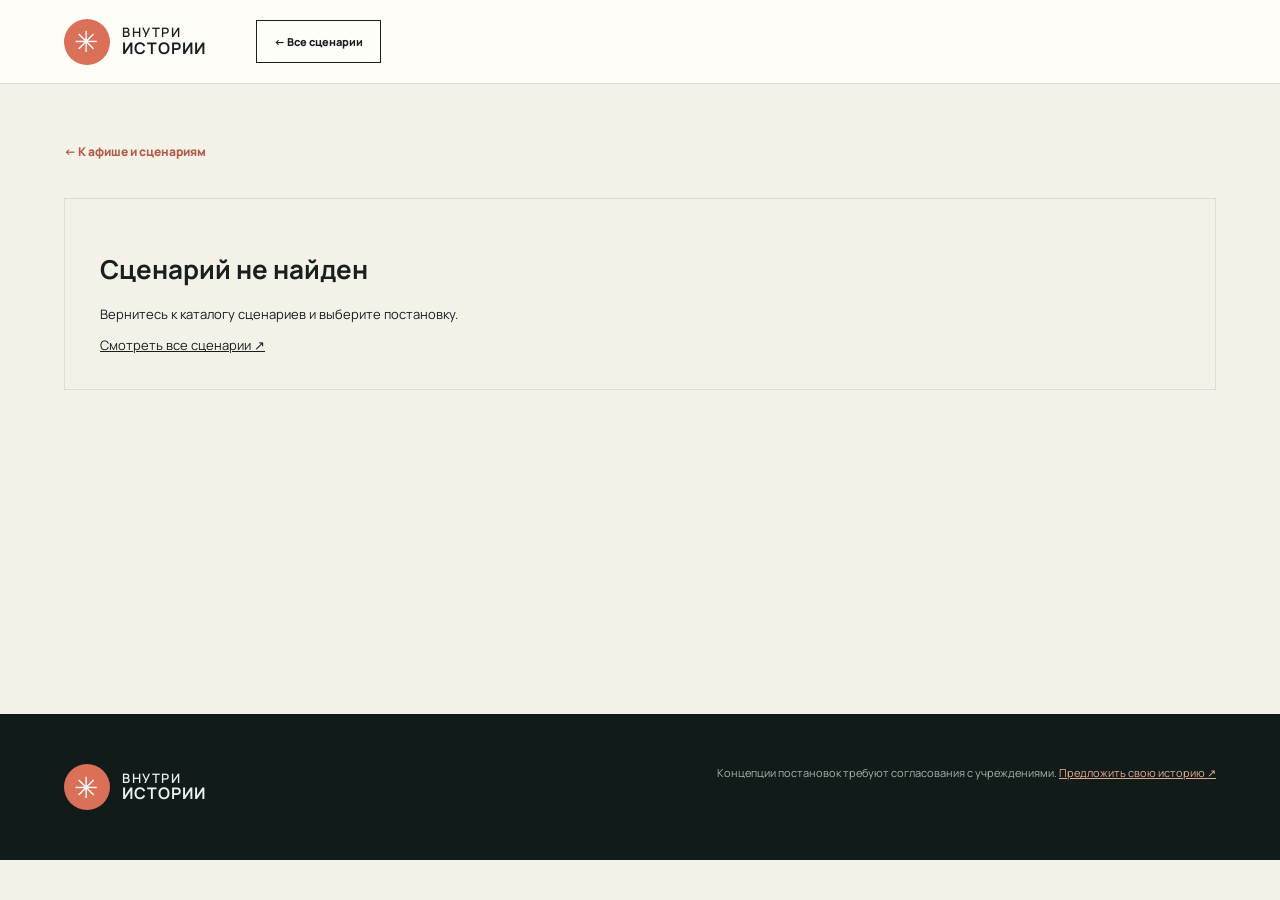
<file: scenario.html>
<!doctype html>
<html lang="ru"><head><meta charset="utf-8"><meta name="viewport" content="width=device-width, initial-scale=1"><meta name="theme-color" content="#101d25"><title>Сценарий — Внутри истории</title><meta name="description" content="Концепция иммерсивной постановки студии «Внутри истории». Сюжет, участие зрителя и предполагаемый формат."><link rel="preconnect" href="https://fonts.googleapis.com"><link rel="preconnect" href="https://fonts.gstatic.com" crossorigin><link href="https://fonts.googleapis.com/css2?family=Manrope:wght@400;500;600;700;800&family=Prata&display=swap" rel="stylesheet"><link rel="stylesheet" href="immersive-studio.css"><script src="scenarios.js" defer></script><script src="scenario-detail.js" defer></script></head><body><a class="skip" href="#main">К содержанию</a><header class="header"><a class="brand" href="index.html"><span class="brand-mark">✳</span><span>ВНУТРИ<br><strong>ИСТОРИИ</strong></span></a><a class="header-contact" href="index.html#playbill">← Все сценарии</a></header><main id="main" class="scenario-page"><a class="inline-link" href="index.html#playbill">← К афише и сценариям</a><div id="scenario-content" aria-live="polite"></div></main><footer><a class="brand" href="index.html"><span class="brand-mark">✳</span><span>ВНУТРИ<br><strong>ИСТОРИИ</strong></span></a><p>Концепции постановок требуют согласования с учреждениями. <a href="index.html#suggest-scenario">Предложить свою историю ↗</a></p></footer></body></html>
</file>
<file: immersive-studio.css>
:root{--ink:#17201f;--paper:#f4f1e9;--cream:#fffdf7;--accent:#d97057;--muted:#65706c;--line:#dcded6;--serif:Prata,Georgia,serif}
*{box-sizing:border-box}html{scroll-behavior:smooth}body{margin:0;background:var(--paper);color:var(--ink);font-family:Manrope,Arial,sans-serif}a{color:inherit}button,input,textarea{font:inherit}button{cursor:pointer}a:focus-visible,button:focus-visible,input:focus-visible,textarea:focus-visible{outline:3px solid #ecad83;outline-offset:4px}.skip{position:absolute;top:-100px;left:10px;z-index:1000;background:white;padding:10px}.skip:focus{top:10px}.header{height:84px;padding:0 max(5%,calc((100vw - 1440px)/2));display:flex;align-items:center;gap:50px;background:var(--cream);position:relative;z-index:5;border-bottom:1px solid var(--line)}.brand{text-decoration:none;display:flex;align-items:center;gap:12px;line-height:1.05;font-size:13px;letter-spacing:.12em;font-weight:600;white-space:nowrap}.brand strong{font-size:16px;letter-spacing:.065em}.brand-mark{width:46px;height:46px;border-radius:50%;background:var(--accent);color:white;font-size:29px;font-weight:400;display:grid;place-items:center}.nav{display:flex;align-items:center;gap:clamp(12px,2.4vw,36px);margin:auto}.nav a{font-size:11px;text-decoration:none;font-weight:700;white-space:nowrap}.nav a:hover,.inline-link:hover,.venue-body a:hover{text-decoration:underline;text-underline-offset:5px}.header-contact{font-size:11px;font-weight:800;text-decoration:none;padding:13px 17px;border:1px solid var(--ink);white-space:nowrap}.header-contact span{margin-left:15px}.menu-button{display:none;background:transparent;border:0;font-size:25px}.hero{min-height:655px;position:relative;background:#172321;color:#fff;display:grid;grid-template-columns:55% 45%;overflow:hidden}.hero:before{content:"";position:absolute;inset:0;background:radial-gradient(circle at 65% 62%,#345146 0,transparent 48%);pointer-events:none}.hero-copy{padding:112px 0 100px max(9%,calc((100vw - 1330px)/2));z-index:1;position:relative}.overline,.section-label,.head-aside,.hero-caption,.hero-footer,.art-index{font-size:10px;letter-spacing:.17em;font-weight:800}.overline{color:#e9b391;display:flex;align-items:center;gap:10px}.live-dot{height:7px;width:7px;border-radius:50%;background:#e59a77}.hero h1{font:normal clamp(56px,6.1vw,103px)/1.18 var(--serif);letter-spacing:-.05em;margin:42px 0 25px;white-space:nowrap}.hero h1 em,h2 em,blockquote em{font-style:normal;color:#e89b79}.hero-copy>p{color:#d9e0da;line-height:1.95;font-size:14px;max-width:520px}.hero-actions{display:flex;gap:12px;flex-wrap:wrap;margin-top:34px}.btn{display:inline-flex;align-items:center;justify-content:space-between;gap:38px;padding:17px 21px;font-size:12px;font-weight:800;text-decoration:none;transition:transform .2s,background .2s}.btn:hover{transform:translateY(-3px)}.btn-coral{background:var(--accent);color:white}.btn-coral:hover{background:#eb846a}.btn-outline{border:1px solid #a2b3aa;color:#fff}.btn-light{background:var(--cream);color:var(--ink)}.hero-caption{margin-top:65px;color:#9eafa6;font-size:9px}.hero-art{position:relative;min-height:560px;z-index:1}.hero-halo{position:absolute;width:620px;height:620px;border-radius:50%;border:1px solid #ffffff24;top:10px;right:-90px;box-shadow:0 0 0 90px #ffffff06,0 0 0 180px #ffffff04}.hero-photo{position:absolute;left:9%;top:62px;width:62%;height:470px;transform:rotate(6deg);border:8px solid #eee9dd;border-radius:230px 230px 12px 12px;overflow:hidden;box-shadow:0 25px 70px #02090789}.hero-photo img{width:100%;height:100%;object-fit:cover}.art-stamp{position:absolute;left:-2%;bottom:104px;background:#e7a687;color:#27342c;transform:rotate(-9deg);padding:22px 27px;line-height:1.4;font-size:12px;font-weight:800;letter-spacing:.12em;box-shadow:0 15px 35px #0004}.art-stamp em{font:normal 26px var(--serif);letter-spacing:0}.art-index{position:absolute;right:10%;bottom:85px;color:#d8c7b8}.hero-footer{position:absolute;bottom:26px;left:5%;right:5%;display:flex;justify-content:space-between;color:#a5b4ac;font-size:9px;z-index:2}.section{padding:105px max(5%,calc((100vw - 1350px)/2))}.section-label{color:#bf674f;margin-bottom:32px}.section h2{font:normal clamp(38px,4.1vw,64px)/1.25 var(--serif);letter-spacing:-.05em;margin:0 0 25px}.section h2 em{color:#ca765e}.section p{font-size:13px;line-height:1.9;color:var(--muted)}.intro{background:var(--paper)}.intro-grid{display:grid;grid-template-columns:1.1fr 1fr;gap:12%;align-items:start}.intro-grid p:first-child{margin-top:0}.intro-grid .lead{font-size:17px;line-height:1.85;color:#283a35}.inline-link{font-size:12px;font-weight:800;color:#af5d49;text-decoration:none}.inline-link span{margin-left:12px}.principles{margin-top:70px;border-top:1px solid #cbd1c8;display:grid;grid-template-columns:repeat(3,1fr)}.principles div{padding:30px 0;display:flex;gap:22px;border-right:1px solid #cbd1c8}.principles div:last-child{border:0;padding-left:30px}.principles div:nth-child(2){padding-left:30px}.principles b{font:normal 28px var(--serif);color:var(--accent)}.principles span{font-size:12px;line-height:1.8}.playbill{background:var(--cream)}.section-head{display:flex;justify-content:space-between;gap:35px;align-items:end}.section-head p{max-width:650px;margin:0}.head-aside{padding-bottom:10px;color:#8e958b;white-space:nowrap}.tabs{display:flex;gap:8px;flex-wrap:wrap;margin:45px 0 25px}.tab{background:transparent;border:1px solid #c9d0c8;padding:13px 17px;font-size:11px;font-weight:800;color:#52605a}.tab.active{background:var(--ink);color:white;border-color:var(--ink)}.tab span{opacity:.6;margin-left:12px}.show-grid{display:grid;grid-template-columns:repeat(4,minmax(0,1fr));gap:16px}.show-card{min-width:0;border:1px solid var(--line);background:#fff;display:flex;flex-direction:column}.show-visual{height:230px;position:relative;overflow:hidden;background:#38514b}.show-visual img{width:100%;height:100%;object-fit:cover;transition:transform .3s}.show-card:hover .show-visual img{transform:scale(1.04)}.show-visual:after{content:"";position:absolute;inset:45% 0 0;background:linear-gradient(transparent,#1519198f)}.show-date{position:absolute;bottom:15px;left:17px;color:white;z-index:1;font:normal 27px var(--serif)}.show-date small{font:700 11px Manrope,Arial,sans-serif;display:block;letter-spacing:.1em}.show-info{padding:22px;display:flex;flex-direction:column;flex:1}.show-meta{font-size:9px;letter-spacing:.1em;font-weight:800;color:#b66c50}.show-info h3{font:normal 20px/1.35 var(--serif);margin:12px 0}.show-info p{margin:0 0 17px;font-size:11px}.show-location{font-size:10px;line-height:1.6;border-top:1px solid var(--line);padding-top:13px;margin-top:auto;color:#52625a}.show-info a{margin-top:15px;font-size:11px;color:#ac5947;font-weight:800;text-decoration:none}.show-info a:hover{text-decoration:underline}.playbill-note{font-size:11px!important;line-height:1.8;margin:22px 0 0}.playbill-note a{color:#ad5d48}.empty-show{border:1px solid var(--line);padding:35px;background:var(--paper);font-size:13px}.idea-visual{display:grid;place-items:center;background:radial-gradient(circle at 50% 55%,#be8e6e,#554d42 75%);color:#fff9e9;font:normal 70px var(--serif)}.idea-card:nth-child(2) .idea-visual{background:radial-gradient(circle,#9fa4a0,#35454e 70%)}.idea-card:nth-child(3) .idea-visual{background:radial-gradient(circle,#a98781,#553a4d 75%)}.statement{background:#e4e8df;padding:72px 5%;text-align:center}.statement>span{font-size:10px;letter-spacing:.17em;color:#718076;font-weight:800}.statement blockquote{font:normal clamp(26px,3vw,44px)/1.6 var(--serif);margin:30px 0}.statement blockquote em{color:#ad6d55}.venues{background:var(--paper)}.venue-grid{display:grid;grid-template-columns:repeat(3,minmax(0,1fr));gap:18px;margin-top:42px}.venue-card{border:1px solid var(--line);background:var(--cream)}.venue-image{height:245px;overflow:hidden}.venue-image img{width:100%;height:100%;object-fit:cover}.venue-body{padding:24px}.venue-body>span{font-size:10px;color:#b36b51;letter-spacing:.1em;font-weight:800}.venue-body h3{font:normal 23px/1.4 var(--serif);margin:12px 0}.venue-body p{font-size:11px;min-height:63px}.venue-body a{color:#ad5c46;font-size:11px;text-decoration:none;font-weight:800}.partnership{background:#e7eae2}.partnership-grid{display:grid;grid-template-columns:1fr 1fr;gap:12%}.partnership-grid>div>p{max-width:480px;margin-bottom:30px}.steps{list-style:none;margin:0;padding:0}.steps li{border-top:1px solid #c4cdc1;padding:20px 0;display:grid;grid-template-columns:65px 1fr}.steps li:last-child{border-bottom:1px solid #c4cdc1}.steps li>span{font:normal 25px var(--serif);color:#c57c61}.steps h3{margin:0;font:normal 21px var(--serif)}.steps p{margin:7px 0 0}.contact{background:#1c2d29;color:white}.contact-inner{max-width:850px}.contact .section-label{color:#eab092}.contact h2{font-size:clamp(43px,5vw,74px)}.contact h2 em{color:#e5a487}.contact p{color:#c6d5ca;max-width:660px}.contact-actions{display:flex;align-items:center;gap:18px;margin-top:30px}.contact-actions>span{font-size:10px;color:#b1beb4;max-width:270px;line-height:1.6}footer{background:#111b1a;color:#eee;display:flex;justify-content:space-between;align-items:start;gap:30px;padding:50px 5%}footer p{font-size:11px;color:#a6b4ad;line-height:1.7;margin:0 0 7px}footer div{max-width:500px}footer> a:last-child{font-size:11px;white-space:nowrap;text-decoration:none}footer p a{color:#e4ad90}
@media(max-width:1150px){.header{gap:18px;padding:0 3%}.header-contact{display:none}.hero-copy{padding-left:7%}.hero h1{font-size:clamp(50px,6vw,80px)}.show-grid{grid-template-columns:repeat(2,minmax(0,1fr))}}
@media(max-width:760px){.header{height:70px;padding:0 5%;justify-content:space-between}.menu-button{display:block}.nav{display:none;position:absolute;top:70px;left:0;right:0;background:var(--cream);padding:20px 5%;box-shadow:0 18px 25px #0002;flex-direction:column;align-items:stretch;gap:0}.nav.open{display:flex}.nav a{padding:14px 0;border-top:1px solid var(--line);font-size:13px}.hero{display:block;min-height:755px}.hero-copy{padding:78px 6% 270px}.hero h1{font-size:clamp(48px,10vw,76px);white-space:normal}.hero-copy>p{font-size:12px;max-width:450px}.hero-caption{margin-top:35px;max-width:290px;line-height:1.6}.hero-art{position:absolute;right:0;bottom:20px;width:70%;height:320px;min-height:0;opacity:.6;pointer-events:none}.hero-halo{width:330px;height:330px}.hero-photo{width:210px;height:260px;right:9%;left:auto;top:20px}.art-stamp{left:5%;bottom:48px;font-size:9px;padding:10px}.art-stamp em{font-size:18px}.art-index{display:none}.hero-footer{font-size:8px}.section{padding:70px 6%}.intro-grid,.partnership-grid{grid-template-columns:1fr;gap:25px}.intro-grid .lead{font-size:15px}.principles{margin-top:35px}.principles div{display:block;padding:20px 12px!important}.principles b{display:block;font-size:23px;margin-bottom:10px}.principles span{font-size:10px}.section-head{display:block}.head-aside{display:none}.venue-grid{grid-template-columns:1fr}.venue-card{display:grid;grid-template-columns:38% 1fr}.venue-image{height:100%;min-height:200px}.venue-body p{min-height:0}.contact-actions{align-items:start;flex-direction:column}}
@media(max-width:540px){.overline{font-size:8px;line-height:1.5}.hero{min-height:730px}.hero-copy{padding-top:64px}.hero h1{font-size:clamp(43px,11vw,58px)}.hero-actions{gap:8px}.btn{font-size:10px;padding:14px;gap:15px}.hero-art{width:85%;opacity:.45}.hero-caption{font-size:8px}.hero-footer span:last-child{display:none}.section h2{font-size:37px}.principles{grid-template-columns:1fr}.principles div{border-right:0;border-bottom:1px solid #cbd1c8;display:flex;gap:20px;padding:16px 0!important}.principles b{margin:0}.show-grid{grid-template-columns:1fr}.show-card{display:grid;grid-template-columns:37% 1fr;min-height:195px}.show-visual{height:100%;min-height:195px}.show-date{font-size:19px;left:8px;bottom:10px}.show-info{padding:14px}.show-info h3{font-size:17px}.show-info p{font-size:10px}.tabs{margin-top:30px}.tab{font-size:10px;padding:10px}.venue-card{grid-template-columns:34% 1fr}.venue-body{padding:15px}.venue-body h3{font-size:17px}.venue-body p{font-size:10px}.venue-body a{font-size:10px}footer{display:block}footer div{margin:25px 0}}
@media(prefers-reduced-motion:reduce){html{scroll-behavior:auto}*,*:before,*:after{transition:none!important}}
.proposal-form{display:grid;gap:16px;max-width:660px;margin-top:28px}.proposal-form label{display:grid;gap:8px;color:#e1e9e1;font-size:11px;font-weight:700}.proposal-form input,.proposal-form textarea{width:100%;background:#2a4039;border:1px solid #6a8476;color:white;padding:14px;resize:vertical;border-radius:0}.proposal-form input::placeholder,.proposal-form textarea::placeholder{color:#b1c0b6}.proposal-form button{border:0;width:max-content}.proposal-form .form-status{font-size:11px;margin:0}#proposal-draft{min-height:110px}
.idea-grid{grid-template-columns:repeat(3,minmax(0,1fr))}.idea-card .show-visual{height:155px}.idea-card .show-info{padding:23px}.idea-format{display:block;color:#9b674e;font-size:10px;font-weight:800;margin:0 0 17px}.idea-details{border-top:1px solid var(--line);padding:13px 0;margin-bottom:15px}.idea-details summary{font-size:11px;font-weight:800;color:#ac5947;cursor:pointer;list-style:none}.idea-details summary::after{content:' +';float:right}.idea-details[open] summary::after{content:' −'}.idea-details p{font-size:11px;margin:12px 0 0}.idea-details strong{color:var(--ink)}.contact-inner{max-width:none}.contact-inner>p{max-width:750px}.public-note{color:#f0bc9f!important;font-size:11px!important}.participate-grid{display:grid;grid-template-columns:repeat(2,minmax(0,1fr));gap:20px;margin-top:35px;align-items:start}.participate-card{max-width:none;margin:0;background:#263b34;padding:30px;border:1px solid #547164}.participate-card h3{font:normal 25px/1.4 var(--serif);margin:0 0 8px}.card-number{color:#edaf8e;font-size:10px;font-weight:800;letter-spacing:.14em}.participate-card button{white-space:normal;text-align:left}.participate-card .btn-outline{border:1px solid #9baea1}.participate-card .form-status{color:#b6c8bb;font-size:10px;line-height:1.7}.participate-card .form-status a{color:#f2b492}.feedback-float{position:fixed;right:22px;bottom:22px;z-index:10;background:var(--accent);color:white;text-decoration:none;font-size:11px;font-weight:800;display:flex;align-items:center;gap:18px;padding:14px 17px;box-shadow:0 8px 28px #111a165e}.feedback-float:hover{background:#bd5740}.feedback-float span{font-size:19px;font-weight:400}.contact form{scroll-margin-top:24px}
@media(max-width:1150px){.idea-grid{grid-template-columns:repeat(2,minmax(0,1fr))}}
@media(max-width:760px){.participate-grid{grid-template-columns:1fr}.feedback-float{right:12px;bottom:12px;padding:10px 13px}}
@media(max-width:540px){.idea-grid{grid-template-columns:1fr}.idea-card{display:block}.idea-card .show-visual{min-height:140px}.participate-card{padding:22px}.participate-card button{width:100%}}
.digital{background:#101e27;color:#f7faf8;position:relative;overflow:hidden}.digital:before{content:"";position:absolute;width:450px;height:450px;border:1px solid #62c7c43d;border-radius:50%;right:-180px;top:15px;box-shadow:0 0 0 70px #62c7c409,0 0 0 140px #62c7c408;pointer-events:none}.digital .section-label{color:#6cdbd4}.digital h2 em{color:#78d9d2}.digital .section-head p{color:#bed0d0}.digital .head-aside{color:#80c6c4}.journey-layout{position:relative;display:grid;grid-template-columns:310px minmax(0,1fr);gap:20px;margin-top:42px}.journey-nav{display:grid;gap:5px;align-content:start}.journey-nav button{border:1px solid #365058;background:#1b303b;color:#c5d9d7;padding:17px;text-align:left;display:flex;align-items:center;gap:14px;font-size:12px;font-weight:700}.journey-nav button span{color:#79dcd4;font:normal 20px var(--serif)}.journey-nav button b{margin-left:auto}.journey-nav button[aria-pressed=true]{background:#236163;border-color:#8de8da;color:white}.journey-stage{min-height:425px;border:1px solid #47716e;background:radial-gradient(circle at 78% 50%,#2b777a,#192f3a 53%,#182930 100%);padding:42px;display:flex;align-items:center;gap:35px}.stage-ring{flex:0 0 38%;aspect-ratio:1;border:1px solid #8fe8dd7f;box-shadow:0 0 0 25px #7adfd215,0 0 0 50px #7adfd209;border-radius:50%;display:grid;place-items:center;font:normal clamp(60px,9vw,145px) var(--serif);color:#7ce8e0}.stage-copy{max-width:400px}.stage-copy small{color:#84e4dc;letter-spacing:.15em;font-size:10px}.stage-copy h3{font:normal clamp(27px,3.5vw,49px)/1.3 var(--serif);margin:17px 0}.stage-copy p{color:#e2eeee;font-size:13px}.stage-copy strong{display:block;font-size:12px;color:#87e2d9;margin:20px 0}.stage-copy a{font-size:12px;color:white;font-weight:800}.event-controls{display:flex;gap:15px;align-items:end;margin:0 0 25px}.event-controls label{display:grid;gap:6px;font-size:11px;color:var(--muted)}.event-controls input,.event-controls button{background:var(--paper);border:1px solid var(--line);color:var(--ink);padding:10px;font:inherit;font-size:11px}.lab{background:#e6ebe9}.lab-grid{display:grid;grid-template-columns:1fr 1fr;gap:10%;align-items:center}.lab-form{display:grid;gap:14px;max-width:460px;margin-top:24px}.lab-form label{display:grid;gap:7px;font-size:11px;font-weight:800}.lab-form input,.lab-form select{background:#fafcf9;border:1px solid #b7c8c6;padding:13px;font:inherit;color:var(--ink);width:100%}.lab-form button{border:0;width:max-content}.lab-result{background:#122a31;color:white;min-height:350px;padding:40px;display:flex;flex-direction:column;justify-content:center;gap:18px;box-shadow:20px 20px 0 #c9dad7;overflow-wrap:anywhere}.lab-result .section-label{color:#88dbd3;margin:0}.lab-result p{white-space:pre-line;color:#e0eeed;font-size:14px}.lab-result .btn{border:0;width:max-content}.lab-result .inline-link{color:#85ddd4}.residents{background:#fffdf7}.residents-empty{margin:35px 0;background:#eef4f0;border:1px solid #c7d8d0;padding:35px;display:flex;gap:25px;align-items:center}.residents-empty>span{font-size:55px;color:#418c85}.residents-empty h3{font:normal 25px var(--serif);margin:0}.residents-empty p{margin:8px 0}.residents-empty a{font-size:11px;color:#376c67;font-weight:800}.cycle{display:flex;gap:15px;align-items:center;flex-wrap:wrap;font-size:10px;font-weight:800;letter-spacing:.09em;color:#637775}.cycle span{color:#3aafa6}.proposal-form select{width:100%;background:#2a4039;border:1px solid #6a8476;color:white;padding:14px}.scenario-page{padding:55px max(5%,calc((100vw - 1250px)/2)) 95px;background:var(--paper);min-height:70vh}.scenario-page> a{display:inline-block;margin-bottom:38px}.scenario-hero{background:#122a31;color:white;padding:55px;display:flex;align-items:center;justify-content:space-between;gap:30px}.scenario-hero .section-label{color:#87dbd3}.scenario-hero h1{font:normal clamp(35px,5vw,70px)/1.25 var(--serif);margin:15px 0}.scenario-hero p{color:#d6e4df;line-height:1.8;max-width:700px}.scenario-symbol{font:normal 150px var(--serif);color:#80cfc8}.scenario-facts{display:grid;grid-template-columns:repeat(4,1fr);border:1px solid var(--line);background:white}.scenario-facts>div{padding:22px;border-right:1px solid var(--line)}.scenario-facts>div:last-child{border:0}.scenario-facts small{display:block;color:var(--muted);margin-bottom:9px;font-size:10px}.scenario-facts strong{font-size:12px;line-height:1.5}.scenario-story{display:grid;grid-template-columns:repeat(2,1fr);gap:20px;margin:35px 0}.scenario-story article{background:white;padding:30px;border:1px solid var(--line)}.scenario-story h2{font-size:11px;letter-spacing:.1em;color:#b56850}.scenario-story p{line-height:1.8;font-size:14px}.scenario-notice{padding:25px;border-left:3px solid #46aea7;background:#e4efeb;font-size:12px;line-height:1.7}.scenario-actions{display:flex;gap:25px;align-items:center;flex-wrap:wrap;margin-top:30px}.scenario-actions .btn{border:0}
@media(max-width:900px){.journey-layout{grid-template-columns:1fr}.journey-nav{grid-template-columns:repeat(3,1fr)}.journey-nav button{font-size:10px}.journey-stage{min-height:350px}.lab-grid{gap:6%}.scenario-facts{grid-template-columns:repeat(2,1fr)}}
@media(max-width:600px){.journey-nav{grid-template-columns:repeat(2,1fr)}.journey-nav button{padding:12px}.journey-stage{display:block;padding:28px;min-height:0}.stage-ring{width:110px;height:110px;font-size:54px;margin:20px auto 42px}.lab-grid{grid-template-columns:1fr;gap:35px}.lab-result{min-height:260px;padding:25px;box-shadow:10px 10px 0 #c9dad7}.residents-empty{padding:20px;gap:15px}.residents-empty>span{font-size:32px}.scenario-page{padding:30px 5% 70px}.scenario-hero{padding:28px}.scenario-symbol{font-size:60px}.scenario-facts,.scenario-story{grid-template-columns:1fr}.scenario-facts>div{border-right:0;border-bottom:1px solid var(--line)}.scenario-story{gap:12px}.scenario-story article{padding:20px}}
</file>
